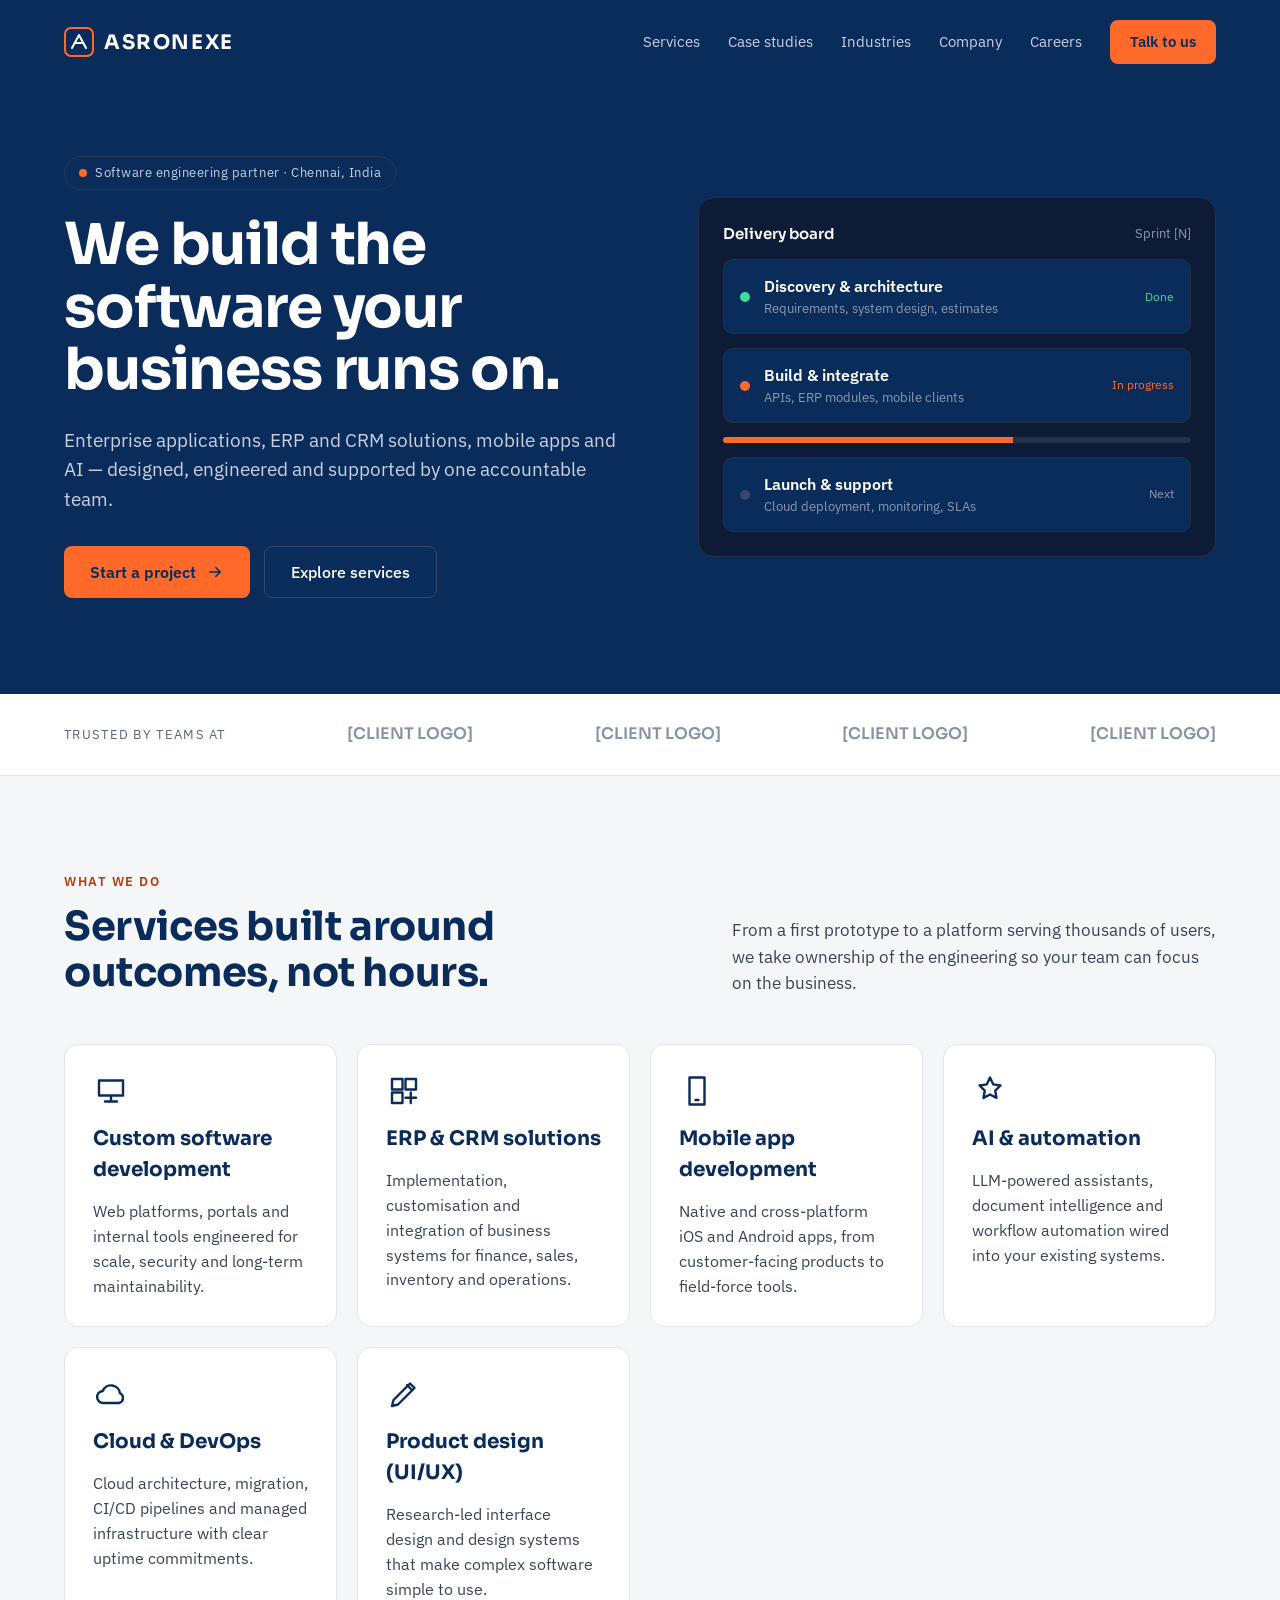
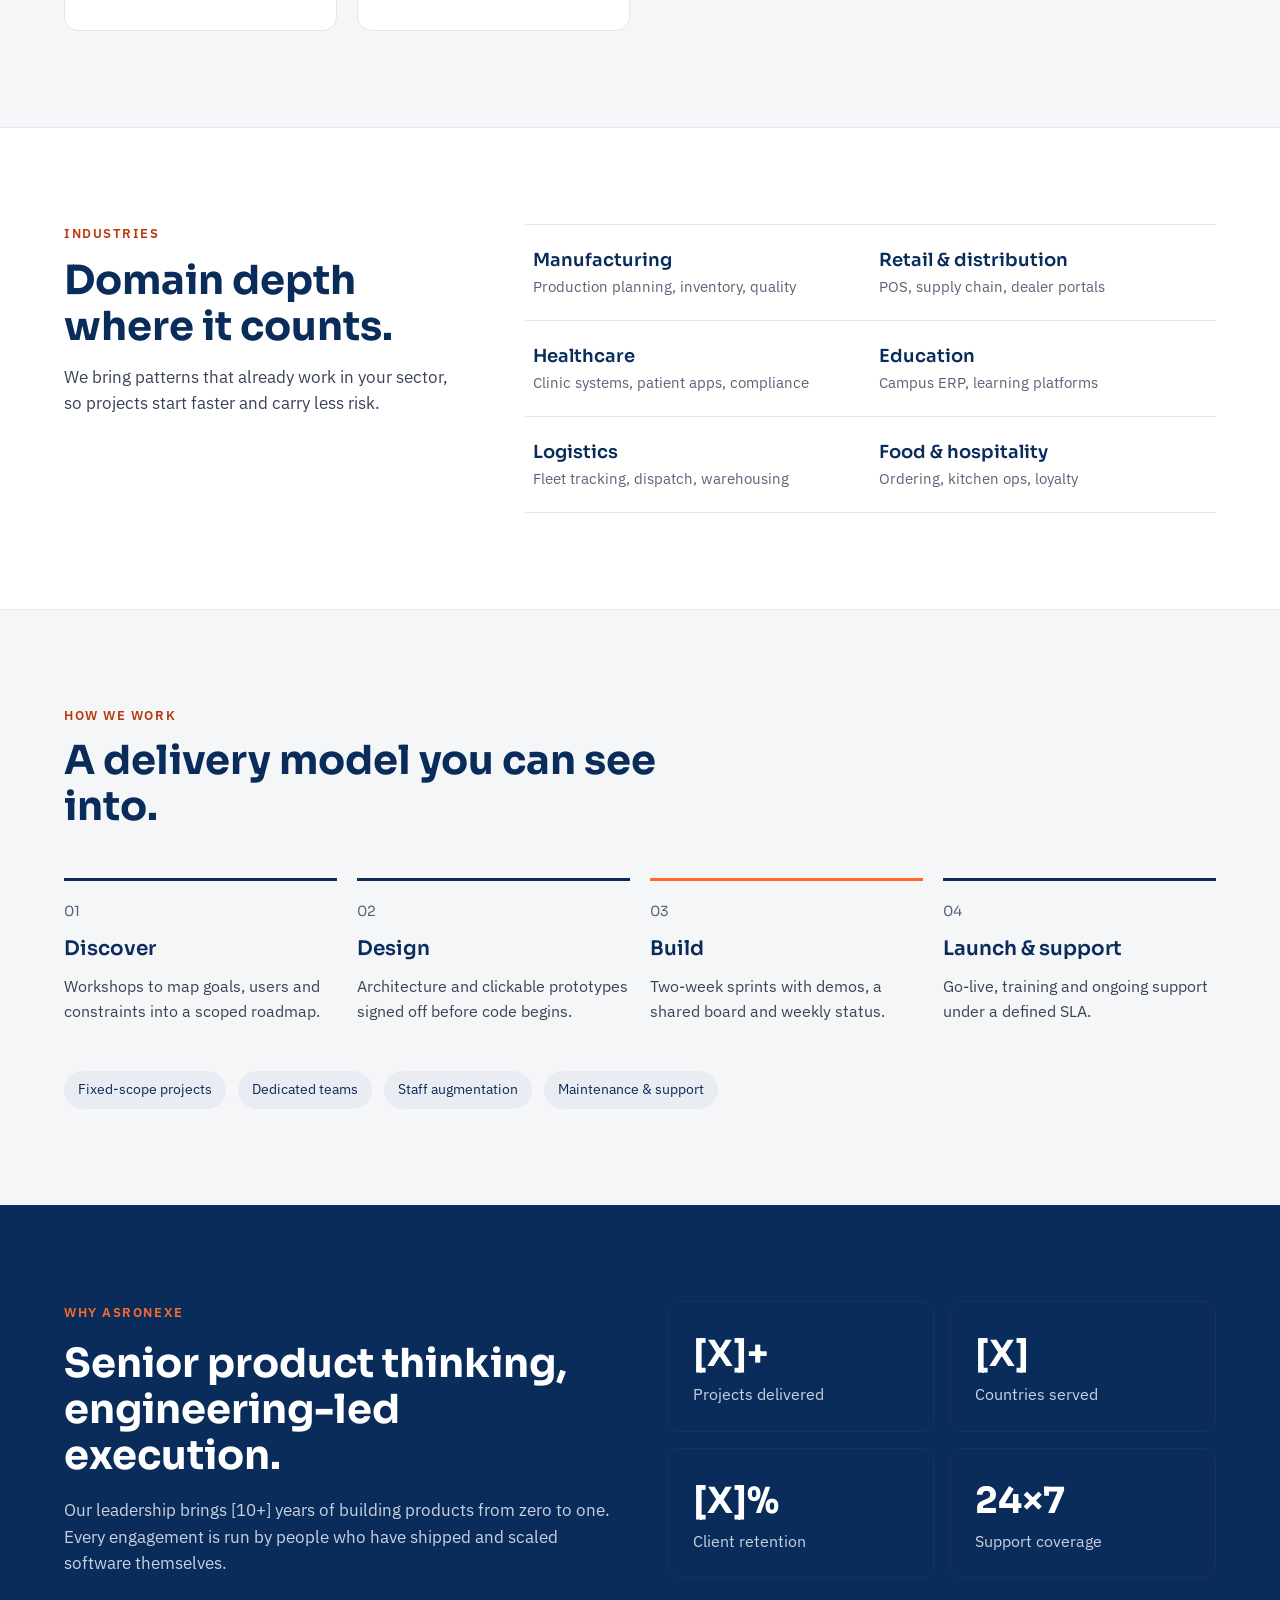
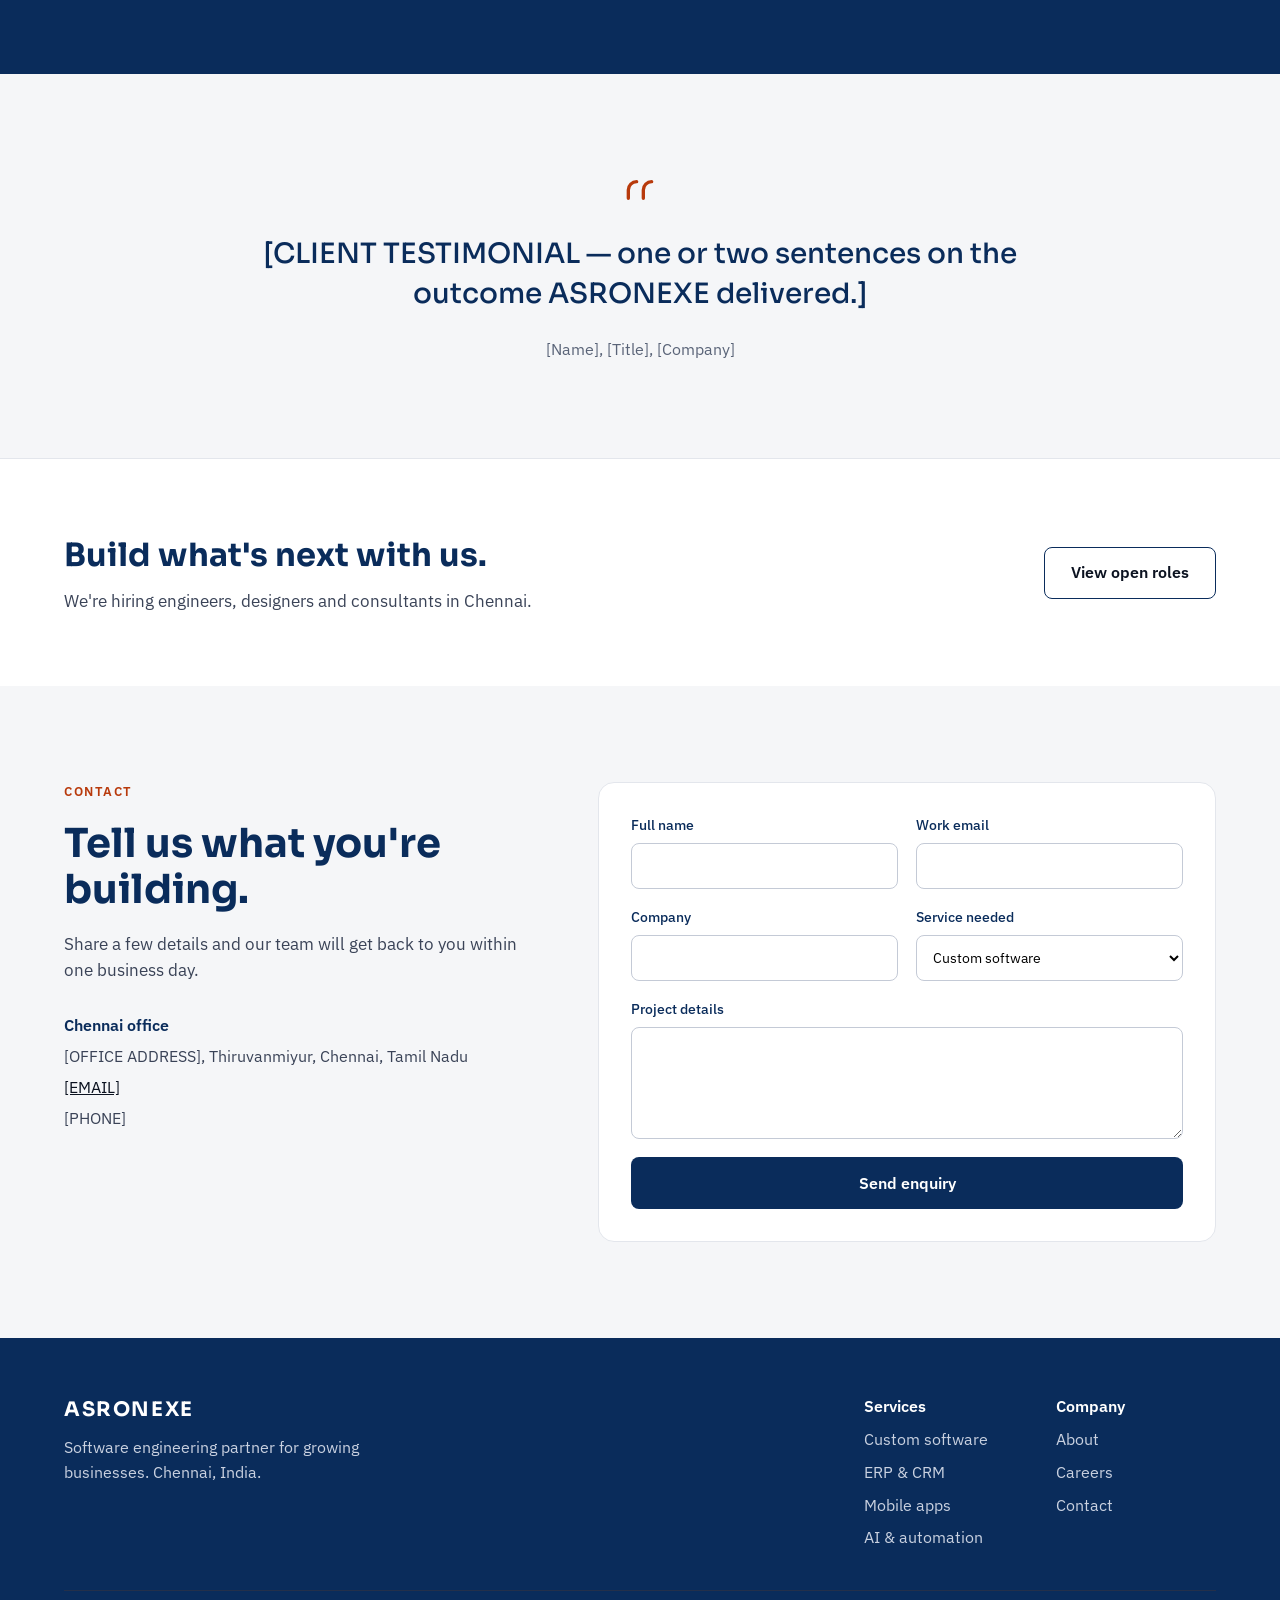
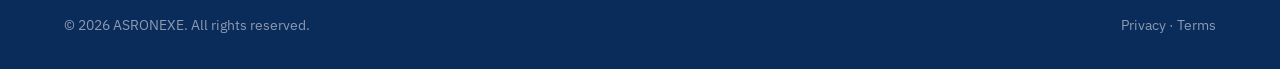
<file: index.html>
<!doctype html>
<html lang="en">

<head>
    <meta charset="utf-8">
    <meta name="viewport" content="width=device-width, initial-scale=1">
    <title>ASRONEXE — Software engineering partner</title>
    <meta name="description"
        content="ASRONEXE builds custom software, ERP &amp; CRM solutions, mobile apps, AI and cloud for growing businesses. Chennai, India.">
    <link rel="preconnect" href="https://fonts.googleapis.com">
    <link rel="preconnect" href="https://fonts.gstatic.com" crossorigin>
    <link
        href="https://fonts.googleapis.com/css2?family=Sora:wght@500;600;700&amp;family=IBM+Plex+Sans:wght@400;500;600&amp;display=swap"
        rel="stylesheet">
    <link rel="stylesheet" href="styles.css">
</head>

<body>
    <div
        style="font-family: 'IBM Plex Sans', system-ui, sans-serif; color: #0a2c5b; background: #F5F6F8; line-height: 1.55">

        <header style="background: #0a2c5b; color: #FFFFFF">
            <div
                style="max-width: 1200px; margin: 0 auto; padding: 20px 24px; display: flex; flex-wrap: wrap; align-items: center; justify-content: space-between; gap: 16px">
                <a href="#top"
                    style="display: flex; align-items: center; gap: 10px; text-decoration: none; color: #FFFFFF">
                    <svg width="30" height="30" viewBox="0 0 30 30" aria-hidden="true">
                        <rect x="1" y="1" width="28" height="28" rx="6" fill="none" stroke="var(--accent)"
                            stroke-width="2"></rect>
                        <path d="M8 21 L15 8 L22 21 M11 16 H19" fill="none" stroke="#FFFFFF" stroke-width="2"
                            stroke-linecap="round" stroke-linejoin="round"></path>
                    </svg>
                    <span
                        style="font-family: Sora, sans-serif; font-weight: 700; font-size: 20px; letter-spacing: 0.08em">ASRONEXE</span>
                </a>
                <nav aria-label="Main"
                    style="display: flex; flex-wrap: wrap; align-items: center; gap: 6px 28px; font-size: 15px">
                    <a href="services.html" style="color: #C9D1E0; text-decoration: none">Services</a>
                    <a href="case-study.html" style="color: #C9D1E0; text-decoration: none">Case studies</a>
                    <a href="#industries" style="color: #C9D1E0; text-decoration: none">Industries</a>
                    <a href="#about" style="color: #C9D1E0; text-decoration: none">Company</a>
                    <a href="careers.html" style="color: #C9D1E0; text-decoration: none">Careers</a>
                    <a href="#contact"
                        style="display: inline-flex; align-items: center; min-height: 44px; padding: 0 20px; border-radius: 8px; background: var(--accent); color: #0a2c5b; font-weight: 600; text-decoration: none">Talk
                        to us</a>
                </nav>
            </div>
        </header>

        <section id="top" style="background: #0a2c5b; color: #FFFFFF; padding: 72px 0 96px">
            <div
                style="max-width: 1200px; margin: 0 auto; padding: 0 24px; display: flex; flex-wrap: wrap; gap: 56px; align-items: center">
                <div style="flex: 1 1 480px; min-width: 0; display: flex; flex-direction: column; gap: 24px">
                    <div
                        style="display: inline-flex; align-self: flex-start; align-items: center; gap: 8px; padding: 6px 14px; border: 1px solid #2A3550; border-radius: 999px; font-size: 13px; color: #C9D1E0; letter-spacing: 0.04em">
                        <span
                            style="width: 8px; height: 8px; border-radius: 50%; background: var(--accent)"></span>Software
                        engineering partner · Chennai, India
                    </div>
                    <h1
                        style="margin: 0; font-family: Sora, sans-serif; font-weight: 700; font-size: 58px; line-height: 1.08; letter-spacing: -0.02em">
                        We build the software your business runs on.</h1>
                    <p style="margin: 0; font-size: 19px; color: #C9D1E0; max-width: 560px">Enterprise applications, ERP
                        and CRM solutions, mobile apps and AI — designed, engineered and supported by one accountable
                        team.</p>
                    <div style="display: flex; flex-wrap: wrap; gap: 14px; margin-top: 8px">
                        <a href="#contact"
                            style="display: inline-flex; align-items: center; gap: 10px; min-height: 52px; padding: 0 26px; border-radius: 8px; background: var(--accent); color: #0a2c5b; font-weight: 600; font-size: 16px; text-decoration: none">Start
                            a project
                            <svg width="18" height="18" viewBox="0 0 24 24" aria-hidden="true">
                                <path d="M5 12h14M13 6l6 6-6 6" fill="none" stroke="#0a2c5b" stroke-width="2"
                                    stroke-linecap="round" stroke-linejoin="round"></path>
                            </svg></a>
                        <a href="#services"
                            style="display: inline-flex; align-items: center; min-height: 52px; padding: 0 26px; border-radius: 8px; border: 1px solid #3A4766; color: #FFFFFF; font-weight: 500; font-size: 16px; text-decoration: none">Explore
                            services</a>
                    </div>
                </div>
                <div style="flex: 1 1 420px; min-width: 0">
                    <div
                        style="background: #0e1b37; border: 1px solid #24304A; border-radius: 16px; padding: 24px; display: flex; flex-direction: column; gap: 14px">
                        <div
                            style="display: flex; justify-content: space-between; align-items: center; font-size: 13px; color: #8E99B0">
                            <span
                                style="font-family: Sora, sans-serif; color: #FFFFFF; font-size: 15px; font-weight: 600">Delivery
                                board</span><span>Sprint [N]</span>
                        </div>
                        <div
                            style="display: flex; align-items: center; gap: 14px; padding: 14px 16px; background: #0a2c5b; border-radius: 10px; border: 1px solid #24304A">
                            <span style="width: 10px; height: 10px; border-radius: 50%; background: #3DDC97"></span>
                            <div style="flex: 1">
                                <div style="font-weight: 600">Discovery &amp; architecture</div>
                                <div style="font-size: 13px; color: #8E99B0">Requirements, system design, estimates
                                </div>
                            </div>
                            <span style="font-size: 12px; color: #3DDC97">Done</span>
                        </div>
                        <div
                            style="display: flex; align-items: center; gap: 14px; padding: 14px 16px; background: #0a2c5b; border-radius: 10px; border: 1px solid #24304A">
                            <span
                                style="width: 10px; height: 10px; border-radius: 50%; background: var(--accent)"></span>
                            <div style="flex: 1">
                                <div style="font-weight: 600">Build &amp; integrate</div>
                                <div style="font-size: 13px; color: #8E99B0">APIs, ERP modules, mobile clients</div>
                            </div>
                            <span style="font-size: 12px; color: var(--accent)">In progress</span>
                        </div>
                        <div style="height: 6px; border-radius: 3px; background: #24304A; overflow: hidden">
                            <div style="width: 62%; height: 6px; background: var(--accent)"></div>
                        </div>
                        <div
                            style="display: flex; align-items: center; gap: 14px; padding: 14px 16px; background: #0a2c5b; border-radius: 10px; border: 1px solid #24304A">
                            <span style="width: 10px; height: 10px; border-radius: 50%; background: #3A4766"></span>
                            <div style="flex: 1">
                                <div style="font-weight: 600">Launch &amp; support</div>
                                <div style="font-size: 13px; color: #8E99B0">Cloud deployment, monitoring, SLAs</div>
                            </div>
                            <span style="font-size: 12px; color: #8E99B0">Next</span>
                        </div>
                    </div>
                </div>
            </div>
        </section>

        <section aria-label="Clients" style="background: #FFFFFF; border-bottom: 1px solid #E3E6EC">
            <div
                style="max-width: 1200px; margin: 0 auto; padding: 28px 24px; display: flex; flex-wrap: wrap; align-items: center; justify-content: space-between; gap: 20px 40px">
                <span style="font-size: 13px; text-transform: uppercase; letter-spacing: 0.1em; color: #5A6478">Trusted
                    by teams at</span>
                <span style="font-family: Sora, sans-serif; font-weight: 600; color: #8A93A6">[CLIENT LOGO]</span>
                <span style="font-family: Sora, sans-serif; font-weight: 600; color: #8A93A6">[CLIENT LOGO]</span>
                <span style="font-family: Sora, sans-serif; font-weight: 600; color: #8A93A6">[CLIENT LOGO]</span>
                <span style="font-family: Sora, sans-serif; font-weight: 600; color: #8A93A6">[CLIENT LOGO]</span>
            </div>
        </section>

        <section id="services" style="padding: 96px 0">
            <div
                style="max-width: 1200px; margin: 0 auto; padding: 0 24px; display: flex; flex-direction: column; gap: 48px">
                <div
                    style="display: flex; flex-wrap: wrap; justify-content: space-between; align-items: flex-end; gap: 24px">
                    <div style="flex: 1 1 520px; display: flex; flex-direction: column; gap: 12px">
                        <span
                            style="font-size: 13px; font-weight: 600; text-transform: uppercase; letter-spacing: 0.12em; color: #B83A0C">What
                            we do</span>
                        <h2
                            style="margin: 0; font-family: Sora, sans-serif; font-size: 40px; line-height: 1.15; letter-spacing: -0.01em">
                            Services built around outcomes, not hours.</h2>
                    </div>
                    <p style="flex: 1 1 360px; margin: 0; font-size: 17px; color: #3A4357">From a first prototype to a
                        platform serving thousands of users, we take ownership of the engineering so your team can focus
                        on the business.</p>
                </div>
                <div style="display: grid; grid-template-columns: repeat(auto-fit, minmax(270px, 1fr)); gap: 20px">
                    <article
                        style="background: #FFFFFF; border: 1px solid #E3E6EC; border-radius: 14px; padding: 28px; display: flex; flex-direction: column; gap: 14px">
                        <svg width="36" height="36" viewBox="0 0 24 24" aria-hidden="true">
                            <path d="M4 5h16v10H4zM8 19h8M12 15v4" fill="none" stroke="#0a2c5b" stroke-width="1.6"
                                stroke-linecap="round" stroke-linejoin="round"></path>
                        </svg>
                        <h3 style="margin: 0; font-family: Sora, sans-serif; font-size: 20px">Custom software
                            development</h3>
                        <p style="margin: 0; color: #3A4357">Web platforms, portals and internal tools engineered for
                            scale, security and long-term maintainability.</p>
                    </article>
                    <article
                        style="background: #FFFFFF; border: 1px solid #E3E6EC; border-radius: 14px; padding: 28px; display: flex; flex-direction: column; gap: 14px">
                        <svg width="36" height="36" viewBox="0 0 24 24" aria-hidden="true">
                            <path d="M4 4h7v7H4zM13 4h7v7h-7zM4 13h7v7H4zM13 16.5h7M16.5 13v7" fill="none"
                                stroke="#0a2c5b" stroke-width="1.6" stroke-linecap="round" stroke-linejoin="round">
                            </path>
                        </svg>
                        <h3 style="margin: 0; font-family: Sora, sans-serif; font-size: 20px">ERP &amp; CRM solutions
                        </h3>
                        <p style="margin: 0; color: #3A4357">Implementation, customisation and integration of business
                            systems for finance, sales, inventory and operations.</p>
                    </article>
                    <article
                        style="background: #FFFFFF; border: 1px solid #E3E6EC; border-radius: 14px; padding: 28px; display: flex; flex-direction: column; gap: 14px">
                        <svg width="36" height="36" viewBox="0 0 24 24" aria-hidden="true">
                            <path d="M7 3h10v18H7zM11 18h2" fill="none" stroke="#0a2c5b" stroke-width="1.6"
                                stroke-linecap="round" stroke-linejoin="round"></path>
                        </svg>
                        <h3 style="margin: 0; font-family: Sora, sans-serif; font-size: 20px">Mobile app development
                        </h3>
                        <p style="margin: 0; color: #3A4357">Native and cross-platform iOS and Android apps, from
                            customer-facing products to field-force tools.</p>
                    </article>
                    <article
                        style="background: #FFFFFF; border: 1px solid #E3E6EC; border-radius: 14px; padding: 28px; display: flex; flex-direction: column; gap: 14px">
                        <svg width="36" height="36" viewBox="0 0 24 24" aria-hidden="true">
                            <path d="M12 3l2.2 4.6L19 8.3l-3.5 3.4.8 4.9L12 14.3l-4.3 2.3.8-4.9L5 8.3l4.8-.7z"
                                fill="none" stroke="#0a2c5b" stroke-width="1.6" stroke-linejoin="round"></path>
                        </svg>
                        <h3 style="margin: 0; font-family: Sora, sans-serif; font-size: 20px">AI &amp; automation</h3>
                        <p style="margin: 0; color: #3A4357">LLM-powered assistants, document intelligence and workflow
                            automation wired into your existing systems.</p>
                    </article>
                    <article
                        style="background: #FFFFFF; border: 1px solid #E3E6EC; border-radius: 14px; padding: 28px; display: flex; flex-direction: column; gap: 14px">
                        <svg width="36" height="36" viewBox="0 0 24 24" aria-hidden="true">
                            <path d="M7 18a4 4 0 0 1-.5-8 6 6 0 0 1 11.5 1.5A3.5 3.5 0 0 1 17.5 18z" fill="none"
                                stroke="#0a2c5b" stroke-width="1.6" stroke-linejoin="round"></path>
                        </svg>
                        <h3 style="margin: 0; font-family: Sora, sans-serif; font-size: 20px">Cloud &amp; DevOps</h3>
                        <p style="margin: 0; color: #3A4357">Cloud architecture, migration, CI/CD pipelines and managed
                            infrastructure with clear uptime commitments.</p>
                    </article>
                    <article
                        style="background: #FFFFFF; border: 1px solid #E3E6EC; border-radius: 14px; padding: 28px; display: flex; flex-direction: column; gap: 14px">
                        <svg width="36" height="36" viewBox="0 0 24 24" aria-hidden="true">
                            <path d="M4 20l4-1 11-11-3-3L5 16zM14 6l3 3" fill="none" stroke="#0a2c5b" stroke-width="1.6"
                                stroke-linecap="round" stroke-linejoin="round"></path>
                        </svg>
                        <h3 style="margin: 0; font-family: Sora, sans-serif; font-size: 20px">Product design (UI/UX)
                        </h3>
                        <p style="margin: 0; color: #3A4357">Research-led interface design and design systems that make
                            complex software simple to use.</p>
                    </article>
                </div>
            </div>
        </section>

        <section id="industries"
            style="background: #FFFFFF; padding: 96px 0; border-top: 1px solid #E3E6EC; border-bottom: 1px solid #E3E6EC">
            <div style="max-width: 1200px; margin: 0 auto; padding: 0 24px; display: flex; flex-wrap: wrap; gap: 56px">
                <div style="flex: 1 1 340px; display: flex; flex-direction: column; gap: 14px">
                    <span
                        style="font-size: 13px; font-weight: 600; text-transform: uppercase; letter-spacing: 0.12em; color: #B83A0C">Industries</span>
                    <h2 style="margin: 0; font-family: Sora, sans-serif; font-size: 40px; line-height: 1.15">Domain
                        depth where it counts.</h2>
                    <p style="margin: 0; font-size: 17px; color: #3A4357">We bring patterns that already work in your
                        sector, so projects start faster and carry less risk.</p>
                </div>
                <div
                    style="flex: 2 1 560px; display: grid; grid-template-columns: repeat(auto-fit, minmax(240px, 1fr)); gap: 0; border-top: 1px solid #E3E6EC">
                    <div style="padding: 22px 8px; border-bottom: 1px solid #E3E6EC">
                        <div style="font-family: Sora, sans-serif; font-weight: 600; font-size: 18px">Manufacturing
                        </div>
                        <div style="color: #5A6478; font-size: 15px">Production planning, inventory, quality</div>
                    </div>
                    <div style="padding: 22px 8px; border-bottom: 1px solid #E3E6EC">
                        <div style="font-family: Sora, sans-serif; font-weight: 600; font-size: 18px">Retail &amp;
                            distribution</div>
                        <div style="color: #5A6478; font-size: 15px">POS, supply chain, dealer portals</div>
                    </div>
                    <div style="padding: 22px 8px; border-bottom: 1px solid #E3E6EC">
                        <div style="font-family: Sora, sans-serif; font-weight: 600; font-size: 18px">Healthcare</div>
                        <div style="color: #5A6478; font-size: 15px">Clinic systems, patient apps, compliance</div>
                    </div>
                    <div style="padding: 22px 8px; border-bottom: 1px solid #E3E6EC">
                        <div style="font-family: Sora, sans-serif; font-weight: 600; font-size: 18px">Education</div>
                        <div style="color: #5A6478; font-size: 15px">Campus ERP, learning platforms</div>
                    </div>
                    <div style="padding: 22px 8px; border-bottom: 1px solid #E3E6EC">
                        <div style="font-family: Sora, sans-serif; font-weight: 600; font-size: 18px">Logistics</div>
                        <div style="color: #5A6478; font-size: 15px">Fleet tracking, dispatch, warehousing</div>
                    </div>
                    <div style="padding: 22px 8px; border-bottom: 1px solid #E3E6EC">
                        <div style="font-family: Sora, sans-serif; font-weight: 600; font-size: 18px">Food &amp;
                            hospitality</div>
                        <div style="color: #5A6478; font-size: 15px">Ordering, kitchen ops, loyalty</div>
                    </div>
                </div>
            </div>
        </section>

        <section id="process" style="padding: 96px 0">
            <div
                style="max-width: 1200px; margin: 0 auto; padding: 0 24px; display: flex; flex-direction: column; gap: 48px">
                <div style="display: flex; flex-direction: column; gap: 12px; max-width: 640px">
                    <span
                        style="font-size: 13px; font-weight: 600; text-transform: uppercase; letter-spacing: 0.12em; color: #B83A0C">How
                        we work</span>
                    <h2 style="margin: 0; font-family: Sora, sans-serif; font-size: 40px; line-height: 1.15">A delivery
                        model you can see into.</h2>
                </div>
                <ol
                    style="list-style: none; margin: 0; padding: 0; display: grid; grid-template-columns: repeat(auto-fit, minmax(230px, 1fr)); gap: 20px">
                    <li
                        style="display: flex; flex-direction: column; gap: 10px; padding-top: 20px; border-top: 3px solid #0a2c5b">
                        <span style="font-family: Sora, sans-serif; font-size: 14px; color: #5A6478">01</span><span
                            style="font-family: Sora, sans-serif; font-weight: 600; font-size: 20px">Discover</span><span
                            style="color: #3A4357">Workshops to map goals, users and constraints into a scoped
                            roadmap.</span></li>
                    <li
                        style="display: flex; flex-direction: column; gap: 10px; padding-top: 20px; border-top: 3px solid #0a2c5b">
                        <span style="font-family: Sora, sans-serif; font-size: 14px; color: #5A6478">02</span><span
                            style="font-family: Sora, sans-serif; font-weight: 600; font-size: 20px">Design</span><span
                            style="color: #3A4357">Architecture and clickable prototypes signed off before code
                            begins.</span></li>
                    <li
                        style="display: flex; flex-direction: column; gap: 10px; padding-top: 20px; border-top: 3px solid var(--accent)">
                        <span style="font-family: Sora, sans-serif; font-size: 14px; color: #5A6478">03</span><span
                            style="font-family: Sora, sans-serif; font-weight: 600; font-size: 20px">Build</span><span
                            style="color: #3A4357">Two-week sprints with demos, a shared board and weekly status.</span>
                    </li>
                    <li
                        style="display: flex; flex-direction: column; gap: 10px; padding-top: 20px; border-top: 3px solid #0a2c5b">
                        <span style="font-family: Sora, sans-serif; font-size: 14px; color: #5A6478">04</span><span
                            style="font-family: Sora, sans-serif; font-weight: 600; font-size: 20px">Launch &amp;
                            support</span><span style="color: #3A4357">Go-live, training and ongoing support under a
                            defined SLA.</span></li>
                </ol>
                <div style="display: flex; flex-wrap: wrap; gap: 12px">
                    <span
                        style="padding: 8px 14px; border-radius: 999px; background: #E9ECF2; font-size: 14px">Fixed-scope
                        projects</span>
                    <span
                        style="padding: 8px 14px; border-radius: 999px; background: #E9ECF2; font-size: 14px">Dedicated
                        teams</span>
                    <span style="padding: 8px 14px; border-radius: 999px; background: #E9ECF2; font-size: 14px">Staff
                        augmentation</span>
                    <span
                        style="padding: 8px 14px; border-radius: 999px; background: #E9ECF2; font-size: 14px">Maintenance
                        &amp; support</span>
                </div>
            </div>
        </section>

        <section id="about" style="background: #0a2c5b; color: #FFFFFF; padding: 96px 0">
            <div
                style="max-width: 1200px; margin: 0 auto; padding: 0 24px; display: flex; flex-wrap: wrap; gap: 56px; align-items: center">
                <div style="flex: 1 1 460px; display: flex; flex-direction: column; gap: 18px">
                    <span
                        style="font-size: 13px; font-weight: 600; text-transform: uppercase; letter-spacing: 0.12em; color: var(--accent)">Why
                        ASRONEXE</span>
                    <h2 style="margin: 0; font-family: Sora, sans-serif; font-size: 40px; line-height: 1.15">Senior
                        product thinking, engineering-led execution.</h2>
                    <p style="margin: 0; font-size: 17px; color: #C9D1E0">Our leadership brings [10+] years of building
                        products from zero to one. Every engagement is run by people who have shipped and scaled
                        software themselves.</p>
                </div>
                <div
                    style="flex: 1 1 460px; display: grid; grid-template-columns: repeat(auto-fit, minmax(200px, 1fr)); gap: 16px">
                    <div style="padding: 24px; border: 1px solid #24304A; border-radius: 12px">
                        <div style="font-family: Sora, sans-serif; font-size: 36px; font-weight: 700">[X]+</div>
                        <div style="color: #C9D1E0">Projects delivered</div>
                    </div>
                    <div style="padding: 24px; border: 1px solid #24304A; border-radius: 12px">
                        <div style="font-family: Sora, sans-serif; font-size: 36px; font-weight: 700">[X]</div>
                        <div style="color: #C9D1E0">Countries served</div>
                    </div>
                    <div style="padding: 24px; border: 1px solid #24304A; border-radius: 12px">
                        <div style="font-family: Sora, sans-serif; font-size: 36px; font-weight: 700">[X]%</div>
                        <div style="color: #C9D1E0">Client retention</div>
                    </div>
                    <div style="padding: 24px; border: 1px solid #24304A; border-radius: 12px">
                        <div style="font-family: Sora, sans-serif; font-size: 36px; font-weight: 700">24×7</div>
                        <div style="color: #C9D1E0">Support coverage</div>
                    </div>
                </div>
            </div>
        </section>

        <section aria-label="Testimonial" style="padding: 96px 0">
            <div
                style="max-width: 900px; margin: 0 auto; padding: 0 24px; display: flex; flex-direction: column; gap: 24px; text-align: center; align-items: center">
                <svg width="40" height="40" viewBox="0 0 24 24" aria-hidden="true">
                    <path d="M5 17V12a5 5 0 0 1 5-5M14 17V12a5 5 0 0 1 5-5" fill="none" stroke="#B83A0C"
                        stroke-width="2" stroke-linecap="round"></path>
                </svg>
                <p
                    style="margin: 0; font-family: Sora, sans-serif; font-size: 28px; line-height: 1.4; font-weight: 500">
                    [CLIENT TESTIMONIAL — one or two sentences on the outcome ASRONEXE delivered.]</p>
                <div style="color: #5A6478">[Name], [Title], [Company]</div>
            </div>
        </section>

        <section id="careers" style="background: #FFFFFF; border-top: 1px solid #E3E6EC; padding: 72px 0">
            <div
                style="max-width: 1200px; margin: 0 auto; padding: 0 24px; display: flex; flex-wrap: wrap; justify-content: space-between; align-items: center; gap: 24px">
                <div style="flex: 1 1 520px; display: flex; flex-direction: column; gap: 8px">
                    <h2 style="margin: 0; font-family: Sora, sans-serif; font-size: 32px">Build what's next with us.
                    </h2>
                    <p style="margin: 0; color: #3A4357; font-size: 17px">We're hiring engineers, designers and
                        consultants in Chennai.</p>
                </div>
                <a href="careers.html"
                    style="display: inline-flex; align-items: center; min-height: 52px; padding: 0 26px; border-radius: 8px; border: 1.5px solid #0a2c5b; font-weight: 600; text-decoration: none">View
                    open roles</a>
            </div>
        </section>

        <section id="contact" style="padding: 96px 0; background: #F5F6F8">
            <div style="max-width: 1200px; margin: 0 auto; padding: 0 24px; display: flex; flex-wrap: wrap; gap: 56px">
                <div style="flex: 1 1 380px; display: flex; flex-direction: column; gap: 18px">
                    <span
                        style="font-size: 13px; font-weight: 600; text-transform: uppercase; letter-spacing: 0.12em; color: #B83A0C">Contact</span>
                    <h2 style="margin: 0; font-family: Sora, sans-serif; font-size: 40px; line-height: 1.15">Tell us
                        what you're building.</h2>
                    <p style="margin: 0; font-size: 17px; color: #3A4357">Share a few details and our team will get back
                        to you within one business day.</p>
                    <div style="display: flex; flex-direction: column; gap: 6px; margin-top: 12px; font-size: 16px">
                        <span style="font-weight: 600">Chennai office</span>
                        <span style="color: #3A4357">[OFFICE ADDRESS], Thiruvanmiyur, Chennai, Tamil Nadu</span>
                        <a href="mailto:hello@asronexe.com">[EMAIL]</a>
                        <span style="color: #3A4357">[PHONE]</span>
                    </div>
                </div>
                <form
                    style="flex: 1 1 520px; background: #FFFFFF; border: 1px solid #E3E6EC; border-radius: 16px; padding: 32px; display: grid; grid-template-columns: repeat(auto-fit, minmax(220px, 1fr)); gap: 18px">
                    <label
                        style="display: flex; flex-direction: column; gap: 6px; font-size: 14px; font-weight: 500">Full
                        name<input type="text"
                            style="min-height: 46px; padding: 0 14px; border: 1px solid #C4CAD6; border-radius: 8px; font: inherit; font-weight: 400"></label>
                    <label
                        style="display: flex; flex-direction: column; gap: 6px; font-size: 14px; font-weight: 500">Work
                        email<input type="email"
                            style="min-height: 46px; padding: 0 14px; border: 1px solid #C4CAD6; border-radius: 8px; font: inherit; font-weight: 400"></label>
                    <label
                        style="display: flex; flex-direction: column; gap: 6px; font-size: 14px; font-weight: 500">Company<input
                            type="text"
                            style="min-height: 46px; padding: 0 14px; border: 1px solid #C4CAD6; border-radius: 8px; font: inherit; font-weight: 400"></label>
                    <label
                        style="display: flex; flex-direction: column; gap: 6px; font-size: 14px; font-weight: 500">Service
                        needed<select
                            style="min-height: 46px; padding: 0 12px; border: 1px solid #C4CAD6; border-radius: 8px; font: inherit; font-weight: 400; background: #FFFFFF">
                            <option>Custom software</option>
                            <option>ERP &amp; CRM</option>
                            <option>Mobile app</option>
                            <option>AI &amp; automation</option>
                            <option>Cloud &amp; DevOps</option>
                            <option>UI/UX design</option>
                        </select></label>
                    <label
                        style="grid-column: 1 / -1; display: flex; flex-direction: column; gap: 6px; font-size: 14px; font-weight: 500">Project
                        details<textarea rows="4"
                            style="padding: 12px 14px; border: 1px solid #C4CAD6; border-radius: 8px; font: inherit; font-weight: 400; resize: vertical"></textarea></label>
                    <button type="submit"
                        style="grid-column: 1 / -1; min-height: 52px; border: 0; border-radius: 8px; background: #0a2c5b; color: #FFFFFF; font: inherit; font-weight: 600; font-size: 16px; cursor: pointer">Send
                        enquiry</button>
                </form>
            </div>
        </section>

        <footer style="background: #0a2c5b; color: #C9D1E0; padding: 56px 0 32px">
            <div
                style="max-width: 1200px; margin: 0 auto; padding: 0 24px; display: flex; flex-direction: column; gap: 40px">
                <div style="display: flex; flex-wrap: wrap; justify-content: space-between; gap: 32px">
                    <div style="flex: 1 1 280px; display: flex; flex-direction: column; gap: 10px">
                        <span
                            style="font-family: Sora, sans-serif; font-weight: 700; font-size: 20px; letter-spacing: 0.08em; color: #FFFFFF">ASRONEXE</span>
                        <span style="max-width: 300px">Software engineering partner for growing businesses. Chennai,
                            India.</span>
                    </div>
                    <div style="display: flex; flex-direction: column; gap: 8px; min-width: 160px"><span
                            style="color: #FFFFFF; font-weight: 600">Services</span><a href="#services"
                            style="color: #C9D1E0; text-decoration: none">Custom software</a><a href="#services"
                            style="color: #C9D1E0; text-decoration: none">ERP &amp; CRM</a><a href="#services"
                            style="color: #C9D1E0; text-decoration: none">Mobile apps</a><a href="#services"
                            style="color: #C9D1E0; text-decoration: none">AI &amp; automation</a></div>
                    <div style="display: flex; flex-direction: column; gap: 8px; min-width: 160px"><span
                            style="color: #FFFFFF; font-weight: 600">Company</span><a href="#about"
                            style="color: #C9D1E0; text-decoration: none">About</a><a href="#careers"
                            style="color: #C9D1E0; text-decoration: none">Careers</a><a href="#contact"
                            style="color: #C9D1E0; text-decoration: none">Contact</a></div>
                </div>
                <div
                    style="display: flex; flex-wrap: wrap; justify-content: space-between; gap: 12px; padding-top: 24px; border-top: 1px solid #24304A; font-size: 14px; color: #8E99B0">
                    <span>© 2026 ASRONEXE. All rights reserved.</span><span>Privacy · Terms</span>
                </div>
            </div>
        </footer>

    </div>
</body>

</html>
</file>
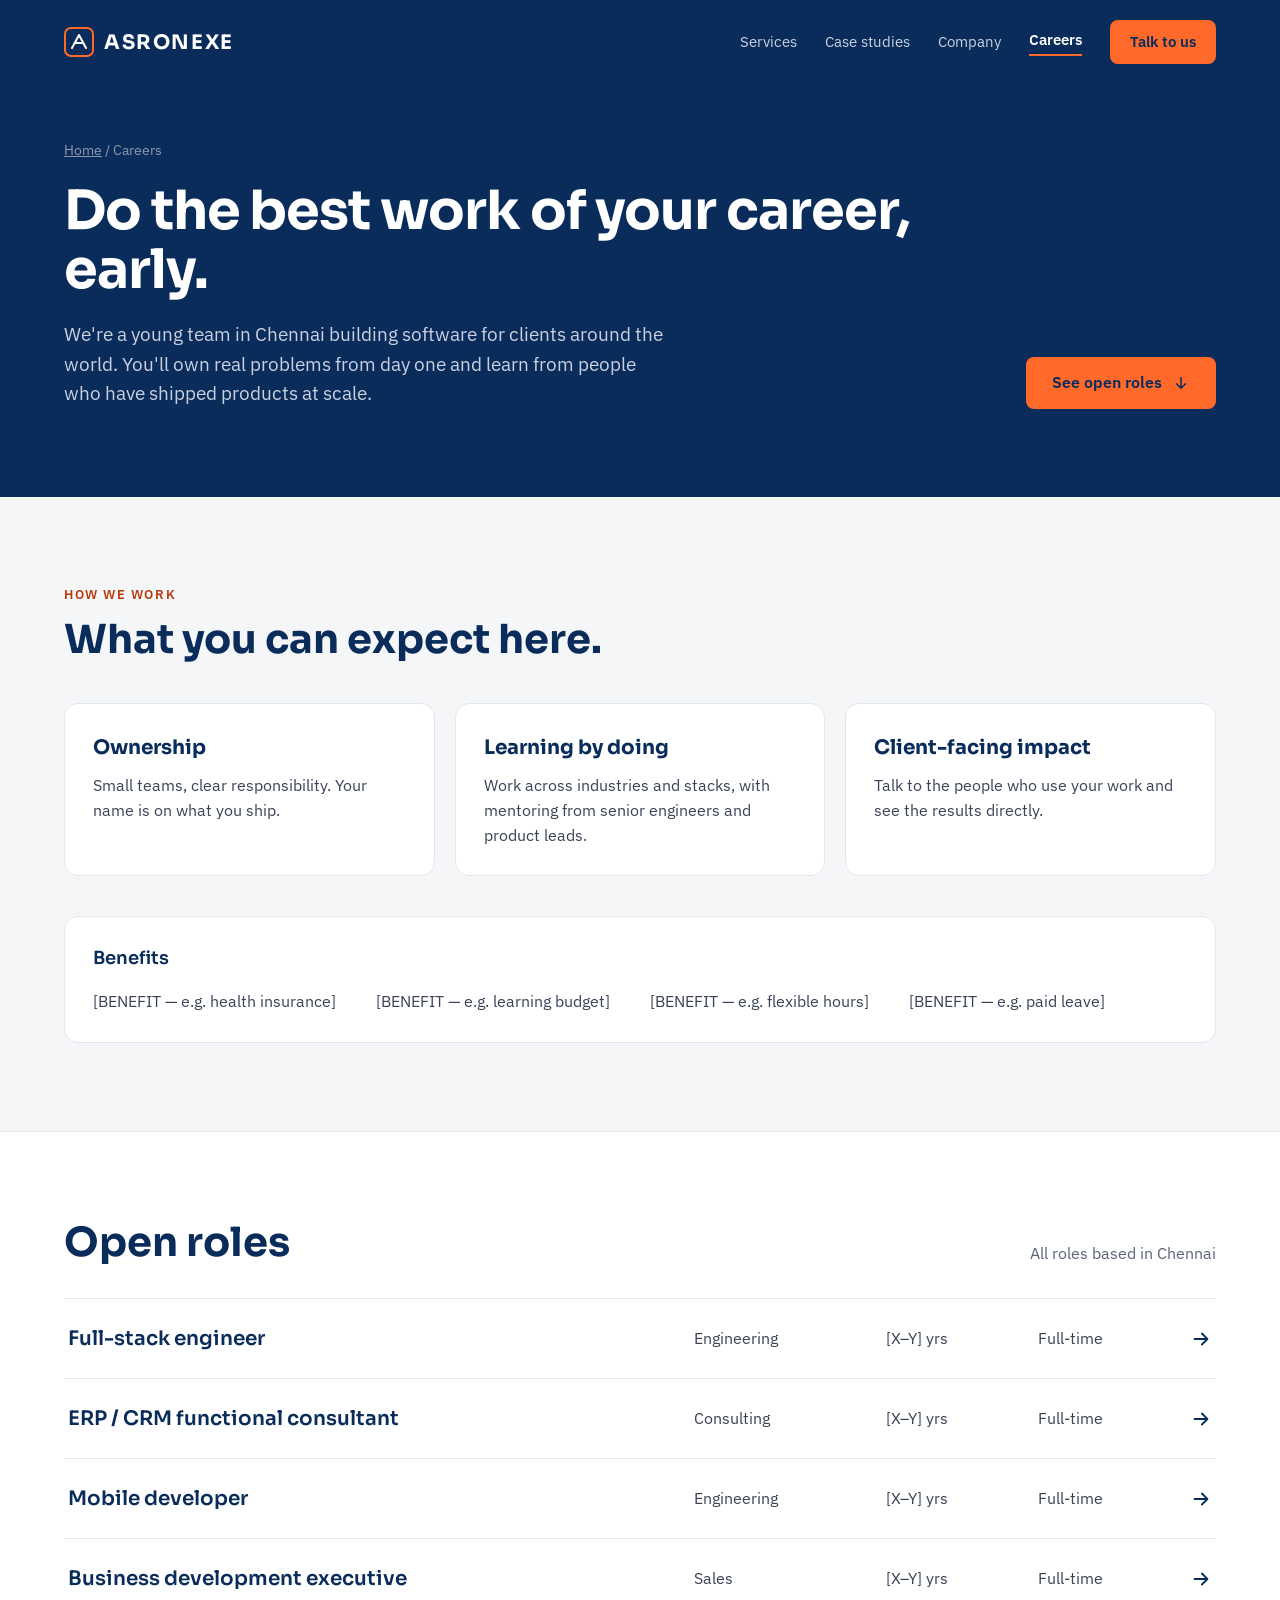
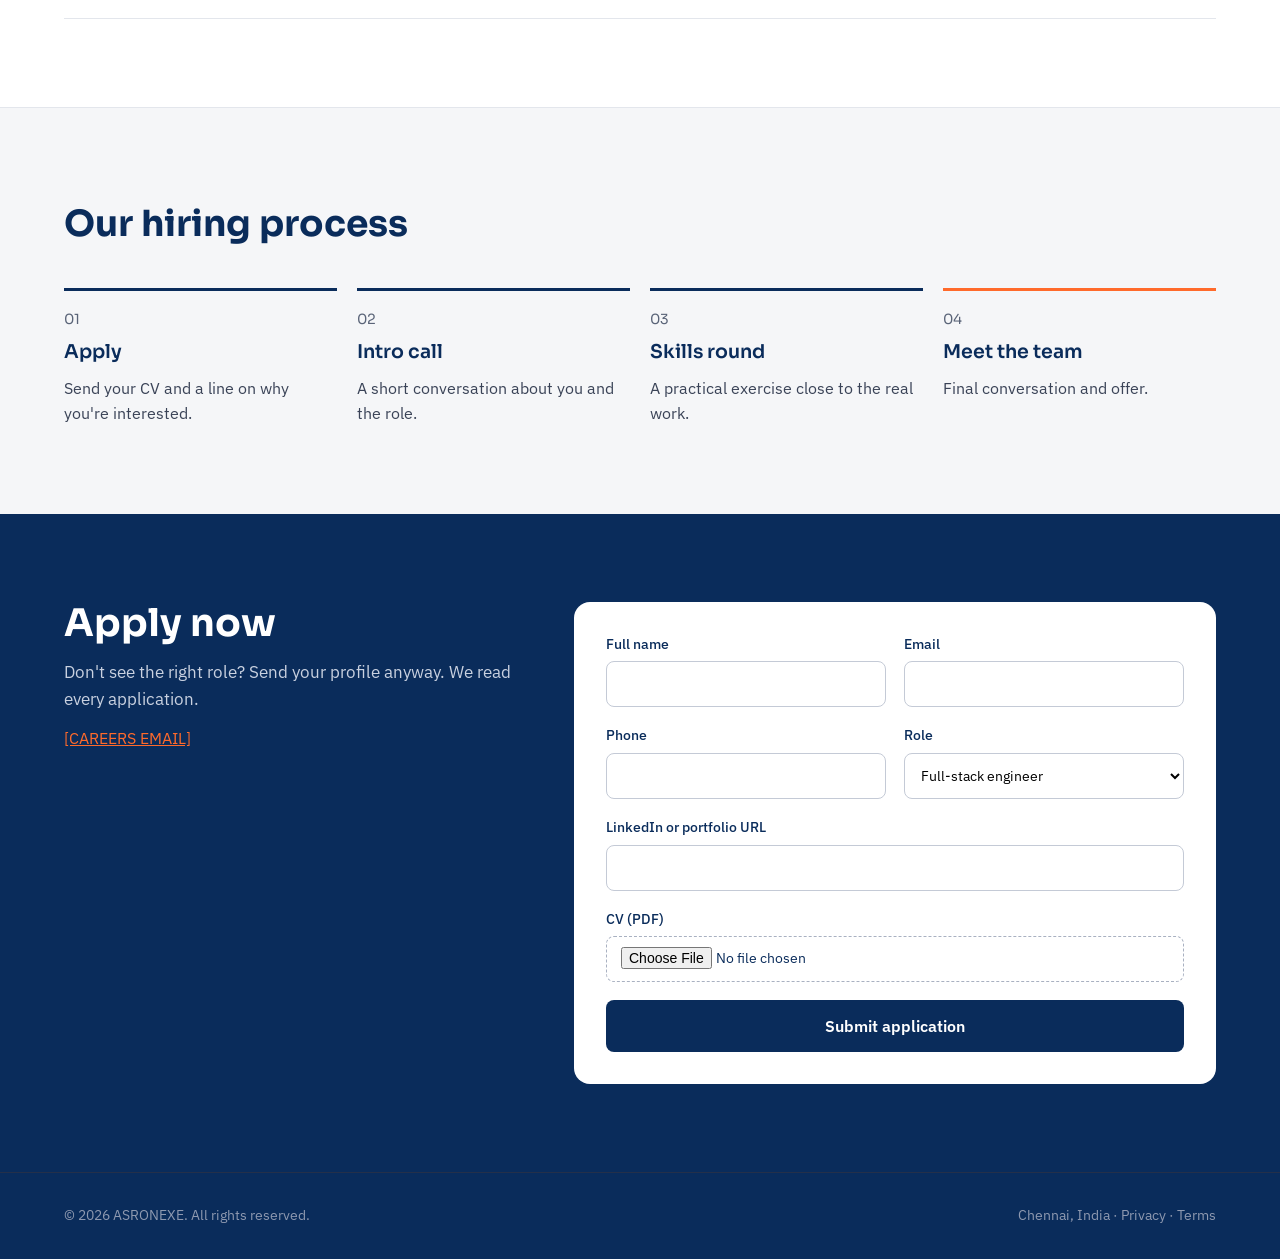
<file: careers.html>
<!doctype html>
<html lang="en">
<head>
<meta charset="utf-8">
<meta name="viewport" content="width=device-width, initial-scale=1">
<title>Careers — ASRONEXE</title>
<meta name="description" content="ASRONEXE builds custom software, ERP &amp; CRM solutions, mobile apps, AI and cloud for growing businesses. Chennai, India.">
<link rel="preconnect" href="https://fonts.googleapis.com">
<link rel="preconnect" href="https://fonts.gstatic.com" crossorigin>
<link href="https://fonts.googleapis.com/css2?family=Sora:wght@500;600;700&amp;family=IBM+Plex+Sans:wght@400;500;600&amp;display=swap" rel="stylesheet">
<link rel="stylesheet" href="styles.css">
</head>
<body>
<div style="font-family: 'IBM Plex Sans', system-ui, sans-serif; color: #0a2c5b; background: #F5F6F8; line-height: 1.55">

<header style="background: #0a2c5b; color: #FFFFFF">
<div style="max-width: 1200px; margin: 0 auto; padding: 20px 24px; display: flex; flex-wrap: wrap; align-items: center; justify-content: space-between; gap: 16px">
<a href="index.html" style="display: flex; align-items: center; gap: 10px; text-decoration: none; color: #FFFFFF">
<svg width="30" height="30" viewBox="0 0 30 30" aria-hidden="true"><rect x="1" y="1" width="28" height="28" rx="6" fill="none" stroke="var(--accent)" stroke-width="2"></rect><path d="M8 21 L15 8 L22 21 M11 16 H19" fill="none" stroke="#FFFFFF" stroke-width="2" stroke-linecap="round" stroke-linejoin="round"></path></svg>
<span style="font-family: Sora, sans-serif; font-weight: 700; font-size: 20px; letter-spacing: 0.08em">ASRONEXE</span>
</a>
<nav aria-label="Main" style="display: flex; flex-wrap: wrap; align-items: center; gap: 6px 28px; font-size: 15px">
<a href="services.html" style="color: #C9D1E0; text-decoration: none">Services</a>
<a href="case-study.html" style="color: #C9D1E0; text-decoration: none">Case studies</a>
<a href="index.html" style="color: #C9D1E0; text-decoration: none">Company</a>
<a href="careers.html" aria-current="page" style="color: #FFFFFF; text-decoration: none; font-weight: 600; border-bottom: 2px solid var(--accent); padding-bottom: 2px">Careers</a>
<a href="index.html" style="display: inline-flex; align-items: center; min-height: 44px; padding: 0 20px; border-radius: 8px; background: var(--accent); color: #0a2c5b; font-weight: 600; text-decoration: none">Talk to us</a>
</nav>
</div>
</header>

<section style="background: #0a2c5b; color: #FFFFFF; padding: 56px 0 88px">
<div style="max-width: 1200px; margin: 0 auto; padding: 0 24px; display: flex; flex-wrap: wrap; gap: 48px; align-items: flex-end">
<div style="flex: 1 1 560px; display: flex; flex-direction: column; gap: 20px">
<div style="font-size: 14px; color: #8E99B0"><a href="index.html" style="color: #8E99B0">Home</a> / Careers</div>
<h1 style="margin: 0; font-family: Sora, sans-serif; font-weight: 700; font-size: 54px; line-height: 1.1; letter-spacing: -0.02em">Do the best work of your career, early.</h1>
<p style="margin: 0; font-size: 19px; color: #C9D1E0; max-width: 600px">We're a young team in Chennai building software for clients around the world. You'll own real problems from day one and learn from people who have shipped products at scale.</p>
</div>
<a href="#roles" style="display: inline-flex; align-items: center; gap: 10px; min-height: 52px; padding: 0 26px; border-radius: 8px; background: var(--accent); color: #0a2c5b; font-weight: 600; font-size: 16px; text-decoration: none">See open roles
<svg width="18" height="18" viewBox="0 0 24 24" aria-hidden="true"><path d="M12 5v14M6 13l6 6 6-6" fill="none" stroke="#0a2c5b" stroke-width="2" stroke-linecap="round" stroke-linejoin="round"></path></svg></a>
</div>
</section>

<section style="padding: 88px 0">
<div style="max-width: 1200px; margin: 0 auto; padding: 0 24px; display: flex; flex-direction: column; gap: 40px">
<div style="display: flex; flex-direction: column; gap: 12px; max-width: 640px">
<span style="font-size: 13px; font-weight: 600; text-transform: uppercase; letter-spacing: 0.12em; color: #B83A0C">How we work</span>
<h2 style="margin: 0; font-family: Sora, sans-serif; font-size: 40px; line-height: 1.15">What you can expect here.</h2>
</div>
<div style="display: grid; grid-template-columns: repeat(auto-fit, minmax(260px, 1fr)); gap: 20px">
<div style="background: #FFFFFF; border: 1px solid #E3E6EC; border-radius: 14px; padding: 28px; display: flex; flex-direction: column; gap: 10px"><h3 style="margin: 0; font-family: Sora, sans-serif; font-size: 20px">Ownership</h3><p style="margin: 0; color: #3A4357">Small teams, clear responsibility. Your name is on what you ship.</p></div>
<div style="background: #FFFFFF; border: 1px solid #E3E6EC; border-radius: 14px; padding: 28px; display: flex; flex-direction: column; gap: 10px"><h3 style="margin: 0; font-family: Sora, sans-serif; font-size: 20px">Learning by doing</h3><p style="margin: 0; color: #3A4357">Work across industries and stacks, with mentoring from senior engineers and product leads.</p></div>
<div style="background: #FFFFFF; border: 1px solid #E3E6EC; border-radius: 14px; padding: 28px; display: flex; flex-direction: column; gap: 10px"><h3 style="margin: 0; font-family: Sora, sans-serif; font-size: 20px">Client-facing impact</h3><p style="margin: 0; color: #3A4357">Talk to the people who use your work and see the results directly.</p></div>
</div>
<div style="background: #FFFFFF; border: 1px solid #E3E6EC; border-radius: 14px; padding: 28px; display: flex; flex-wrap: wrap; gap: 16px 40px">
<span style="font-family: Sora, sans-serif; font-weight: 600; font-size: 18px; flex: 1 1 100%">Benefits</span>
<span style="color: #3A4357">[BENEFIT — e.g. health insurance]</span>
<span style="color: #3A4357">[BENEFIT — e.g. learning budget]</span>
<span style="color: #3A4357">[BENEFIT — e.g. flexible hours]</span>
<span style="color: #3A4357">[BENEFIT — e.g. paid leave]</span>
</div>
</div>
</section>

<section id="roles" style="background: #FFFFFF; border-top: 1px solid #E3E6EC; border-bottom: 1px solid #E3E6EC; padding: 88px 0">
<div style="max-width: 1200px; margin: 0 auto; padding: 0 24px; display: flex; flex-direction: column; gap: 32px">
<div style="display: flex; flex-wrap: wrap; justify-content: space-between; align-items: flex-end; gap: 16px">
<h2 style="margin: 0; font-family: Sora, sans-serif; font-size: 40px; line-height: 1.15">Open roles</h2>
<span style="color: #5A6478">All roles based in Chennai</span>
</div>
<ul style="list-style: none; margin: 0; padding: 0; border-top: 1px solid #E3E6EC">
<li style="border-bottom: 1px solid #E3E6EC"><a href="#apply" style="display: flex; flex-wrap: wrap; align-items: center; gap: 12px 32px; padding: 24px 4px; text-decoration: none"><span style="flex: 1 1 320px; font-family: Sora, sans-serif; font-weight: 600; font-size: 20px; color: #0a2c5b">Full-stack engineer</span><span style="flex: 0 1 160px; color: #3A4357">Engineering</span><span style="flex: 0 1 120px; color: #3A4357">[X–Y] yrs</span><span style="flex: 0 1 120px; color: #3A4357">Full-time</span><svg width="22" height="22" viewBox="0 0 24 24" aria-hidden="true"><path d="M5 12h14M13 6l6 6-6 6" fill="none" stroke="#0a2c5b" stroke-width="2" stroke-linecap="round" stroke-linejoin="round"></path></svg></a></li>
<li style="border-bottom: 1px solid #E3E6EC"><a href="#apply" style="display: flex; flex-wrap: wrap; align-items: center; gap: 12px 32px; padding: 24px 4px; text-decoration: none"><span style="flex: 1 1 320px; font-family: Sora, sans-serif; font-weight: 600; font-size: 20px; color: #0a2c5b">ERP / CRM functional consultant</span><span style="flex: 0 1 160px; color: #3A4357">Consulting</span><span style="flex: 0 1 120px; color: #3A4357">[X–Y] yrs</span><span style="flex: 0 1 120px; color: #3A4357">Full-time</span><svg width="22" height="22" viewBox="0 0 24 24" aria-hidden="true"><path d="M5 12h14M13 6l6 6-6 6" fill="none" stroke="#0a2c5b" stroke-width="2" stroke-linecap="round" stroke-linejoin="round"></path></svg></a></li>
<li style="border-bottom: 1px solid #E3E6EC"><a href="#apply" style="display: flex; flex-wrap: wrap; align-items: center; gap: 12px 32px; padding: 24px 4px; text-decoration: none"><span style="flex: 1 1 320px; font-family: Sora, sans-serif; font-weight: 600; font-size: 20px; color: #0a2c5b">Mobile developer</span><span style="flex: 0 1 160px; color: #3A4357">Engineering</span><span style="flex: 0 1 120px; color: #3A4357">[X–Y] yrs</span><span style="flex: 0 1 120px; color: #3A4357">Full-time</span><svg width="22" height="22" viewBox="0 0 24 24" aria-hidden="true"><path d="M5 12h14M13 6l6 6-6 6" fill="none" stroke="#0a2c5b" stroke-width="2" stroke-linecap="round" stroke-linejoin="round"></path></svg></a></li>
<li style="border-bottom: 1px solid #E3E6EC"><a href="#apply" style="display: flex; flex-wrap: wrap; align-items: center; gap: 12px 32px; padding: 24px 4px; text-decoration: none"><span style="flex: 1 1 320px; font-family: Sora, sans-serif; font-weight: 600; font-size: 20px; color: #0a2c5b">Business development executive</span><span style="flex: 0 1 160px; color: #3A4357">Sales</span><span style="flex: 0 1 120px; color: #3A4357">[X–Y] yrs</span><span style="flex: 0 1 120px; color: #3A4357">Full-time</span><svg width="22" height="22" viewBox="0 0 24 24" aria-hidden="true"><path d="M5 12h14M13 6l6 6-6 6" fill="none" stroke="#0a2c5b" stroke-width="2" stroke-linecap="round" stroke-linejoin="round"></path></svg></a></li>
</ul>
</div>
</section>

<section style="padding: 88px 0">
<div style="max-width: 1200px; margin: 0 auto; padding: 0 24px; display: flex; flex-direction: column; gap: 36px">
<h2 style="margin: 0; font-family: Sora, sans-serif; font-size: 36px">Our hiring process</h2>
<ol style="list-style: none; margin: 0; padding: 0; display: grid; grid-template-columns: repeat(auto-fit, minmax(220px, 1fr)); gap: 20px">
<li style="display: flex; flex-direction: column; gap: 8px; padding-top: 18px; border-top: 3px solid #0a2c5b"><span style="font-family: Sora, sans-serif; font-size: 14px; color: #5A6478">01</span><span style="font-family: Sora, sans-serif; font-weight: 600; font-size: 19px">Apply</span><span style="color: #3A4357">Send your CV and a line on why you're interested.</span></li>
<li style="display: flex; flex-direction: column; gap: 8px; padding-top: 18px; border-top: 3px solid #0a2c5b"><span style="font-family: Sora, sans-serif; font-size: 14px; color: #5A6478">02</span><span style="font-family: Sora, sans-serif; font-weight: 600; font-size: 19px">Intro call</span><span style="color: #3A4357">A short conversation about you and the role.</span></li>
<li style="display: flex; flex-direction: column; gap: 8px; padding-top: 18px; border-top: 3px solid #0a2c5b"><span style="font-family: Sora, sans-serif; font-size: 14px; color: #5A6478">03</span><span style="font-family: Sora, sans-serif; font-weight: 600; font-size: 19px">Skills round</span><span style="color: #3A4357">A practical exercise close to the real work.</span></li>
<li style="display: flex; flex-direction: column; gap: 8px; padding-top: 18px; border-top: 3px solid var(--accent)"><span style="font-family: Sora, sans-serif; font-size: 14px; color: #5A6478">04</span><span style="font-family: Sora, sans-serif; font-weight: 600; font-size: 19px">Meet the team</span><span style="color: #3A4357">Final conversation and offer.</span></li>
</ol>
</div>
</section>

<section id="apply" style="background: #0a2c5b; color: #FFFFFF; padding: 88px 0">
<div style="max-width: 1200px; margin: 0 auto; padding: 0 24px; display: flex; flex-wrap: wrap; gap: 48px">
<div style="flex: 1 1 340px; display: flex; flex-direction: column; gap: 14px">
<h2 style="margin: 0; font-family: Sora, sans-serif; font-size: 38px; line-height: 1.15">Apply now</h2>
<p style="margin: 0; color: #C9D1E0; font-size: 17px">Don't see the right role? Send your profile anyway. We read every application.</p>
<a href="mailto:careers@asronexe.com" style="color: var(--accent)">[CAREERS EMAIL]</a>
</div>
<form style="flex: 1 1 520px; background: #FFFFFF; color: #0a2c5b; border-radius: 16px; padding: 32px; display: grid; grid-template-columns: repeat(auto-fit, minmax(220px, 1fr)); gap: 18px">
<label style="display: flex; flex-direction: column; gap: 6px; font-size: 14px; font-weight: 500">Full name<input type="text" style="min-height: 46px; padding: 0 14px; border: 1px solid #C4CAD6; border-radius: 8px; font: inherit; font-weight: 400"></label>
<label style="display: flex; flex-direction: column; gap: 6px; font-size: 14px; font-weight: 500">Email<input type="email" style="min-height: 46px; padding: 0 14px; border: 1px solid #C4CAD6; border-radius: 8px; font: inherit; font-weight: 400"></label>
<label style="display: flex; flex-direction: column; gap: 6px; font-size: 14px; font-weight: 500">Phone<input type="tel" style="min-height: 46px; padding: 0 14px; border: 1px solid #C4CAD6; border-radius: 8px; font: inherit; font-weight: 400"></label>
<label style="display: flex; flex-direction: column; gap: 6px; font-size: 14px; font-weight: 500">Role<select style="min-height: 46px; padding: 0 12px; border: 1px solid #C4CAD6; border-radius: 8px; font: inherit; font-weight: 400; background: #FFFFFF"><option>Full-stack engineer</option><option>ERP / CRM functional consultant</option><option>Mobile developer</option><option>Business development executive</option><option>Other</option></select></label>
<label style="grid-column: 1 / -1; display: flex; flex-direction: column; gap: 6px; font-size: 14px; font-weight: 500">LinkedIn or portfolio URL<input type="url" style="min-height: 46px; padding: 0 14px; border: 1px solid #C4CAD6; border-radius: 8px; font: inherit; font-weight: 400"></label>
<label style="grid-column: 1 / -1; display: flex; flex-direction: column; gap: 6px; font-size: 14px; font-weight: 500">CV (PDF)<input type="file" accept=".pdf" style="min-height: 46px; padding: 10px 14px; border: 1px dashed #A9B1C1; border-radius: 8px; font: inherit; font-weight: 400; box-sizing: border-box"></label>
<button type="submit" style="grid-column: 1 / -1; min-height: 52px; border: 0; border-radius: 8px; background: #0a2c5b; color: #FFFFFF; font: inherit; font-weight: 600; font-size: 16px; cursor: pointer">Submit application</button>
</form>
</div>
</section>

<footer style="background: #0a2c5b; color: #8E99B0; padding: 32px 0; border-top: 1px solid #24304A">
<div style="max-width: 1200px; margin: 0 auto; padding: 0 24px; display: flex; flex-wrap: wrap; justify-content: space-between; gap: 12px; font-size: 14px">
<span>© 2026 ASRONEXE. All rights reserved.</span><span>Chennai, India · Privacy · Terms</span>
</div>
</footer>

</div>
</body>
</html>
</file>
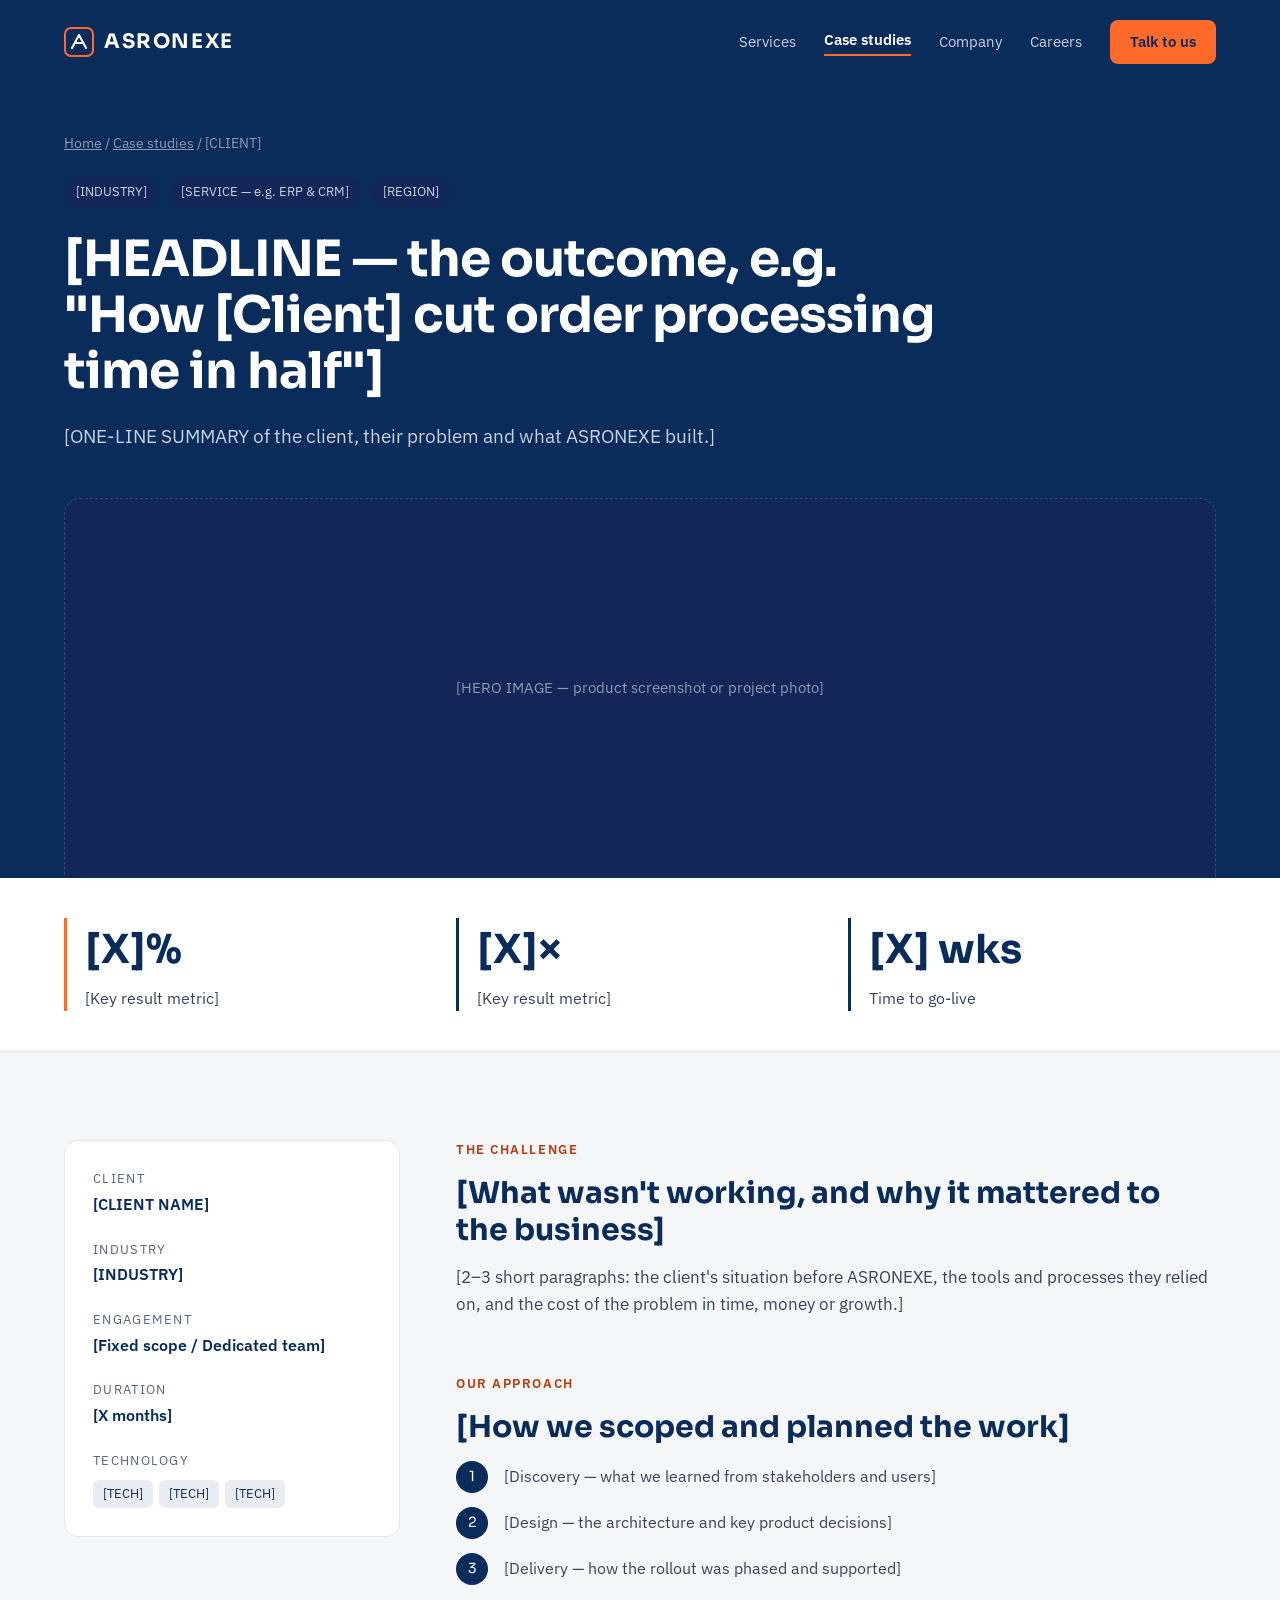
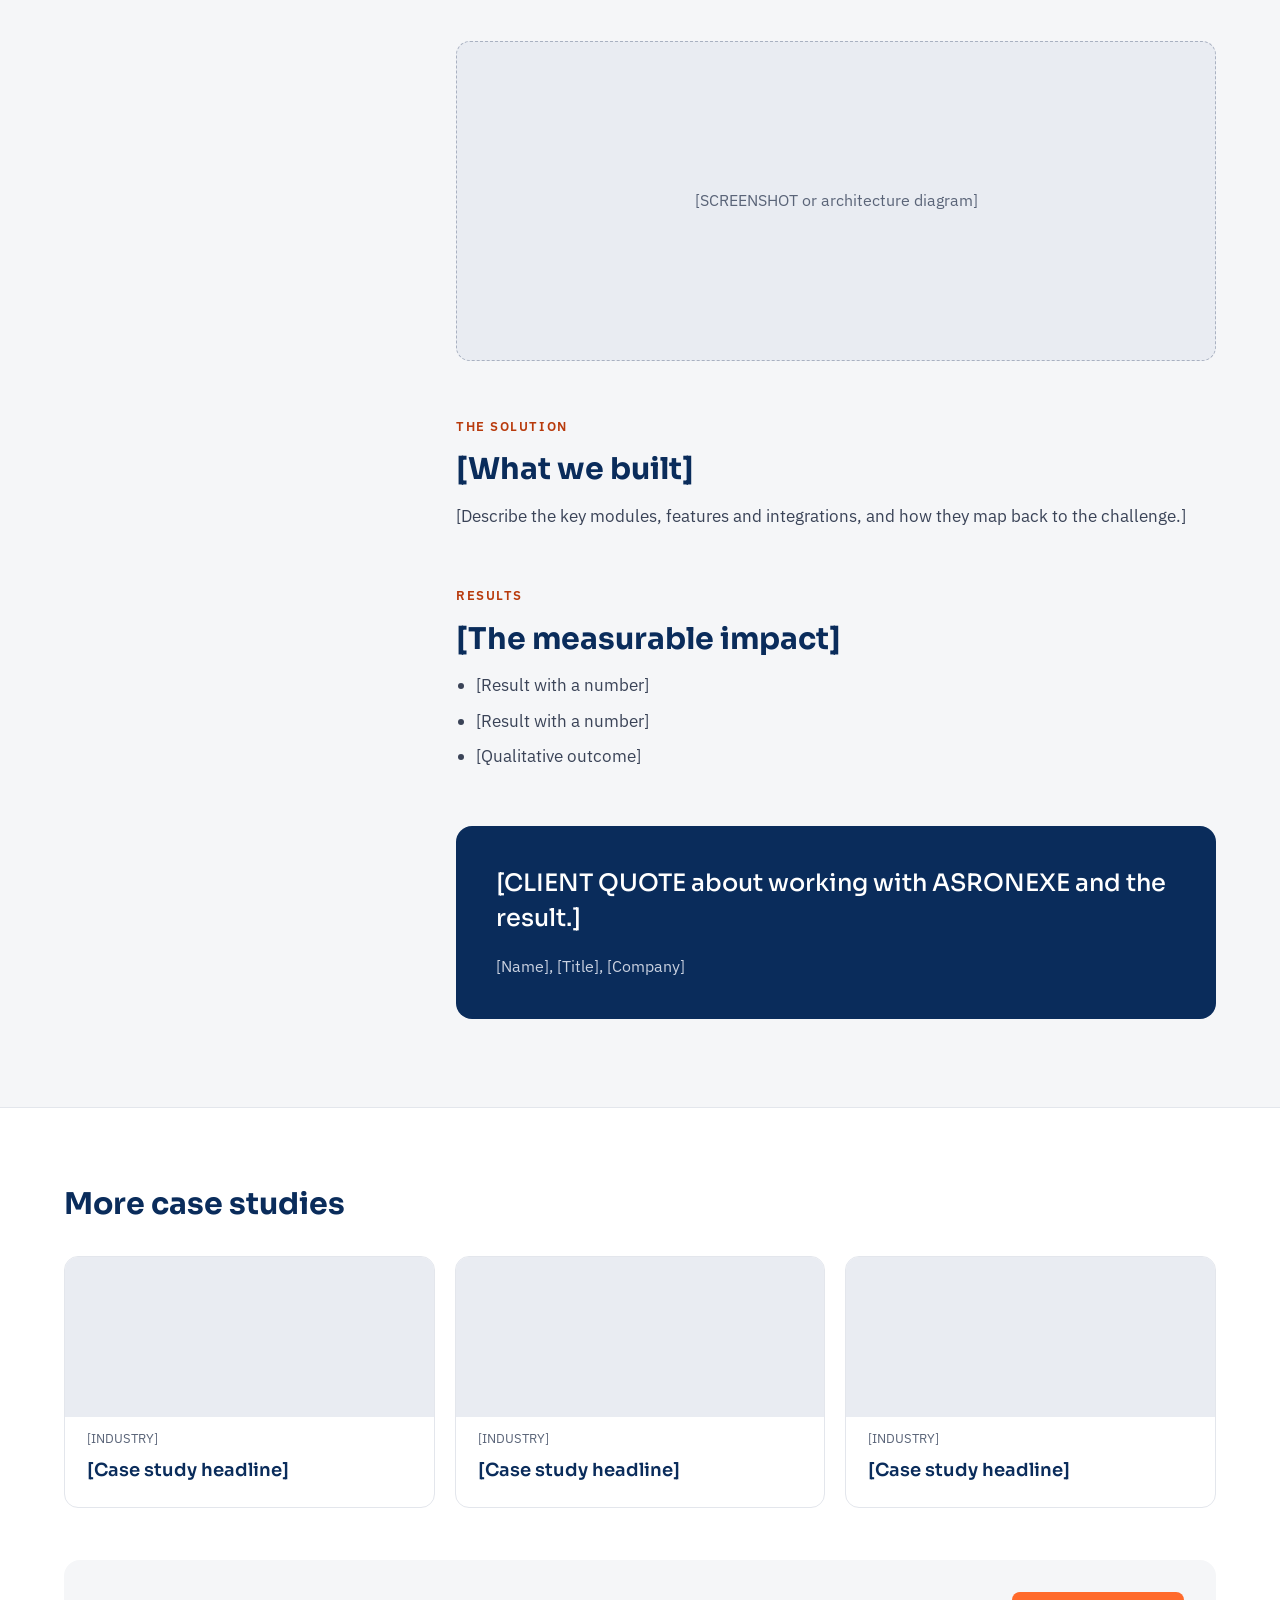
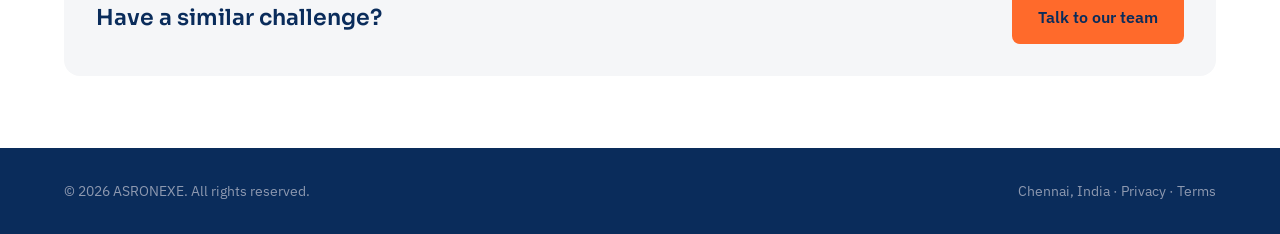
<file: case-study.html>
<!doctype html>
<html lang="en">

<head>
    <meta charset="utf-8">
    <meta name="viewport" content="width=device-width, initial-scale=1">
    <title>Case study — ASRONEXE</title>
    <meta name="description"
        content="ASRONEXE builds custom software, ERP &amp; CRM solutions, mobile apps, AI and cloud for growing businesses. Chennai, India.">
    <link rel="preconnect" href="https://fonts.googleapis.com">
    <link rel="preconnect" href="https://fonts.gstatic.com" crossorigin>
    <link
        href="https://fonts.googleapis.com/css2?family=Sora:wght@500;600;700&amp;family=IBM+Plex+Sans:wght@400;500;600&amp;display=swap"
        rel="stylesheet">
    <link rel="stylesheet" href="styles.css">
</head>

<body>
    <div
        style="font-family: 'IBM Plex Sans', system-ui, sans-serif; color: #0a2c5b; background: #F5F6F8; line-height: 1.6">

        <header style="background: #0a2c5b; color: #FFFFFF">
            <div
                style="max-width: 1200px; margin: 0 auto; padding: 20px 24px; display: flex; flex-wrap: wrap; align-items: center; justify-content: space-between; gap: 16px">
                <a href="index.html"
                    style="display: flex; align-items: center; gap: 10px; text-decoration: none; color: #FFFFFF">
                    <svg width="30" height="30" viewBox="0 0 30 30" aria-hidden="true">
                        <rect x="1" y="1" width="28" height="28" rx="6" fill="none" stroke="var(--accent)"
                            stroke-width="2"></rect>
                        <path d="M8 21 L15 8 L22 21 M11 16 H19" fill="none" stroke="#FFFFFF" stroke-width="2"
                            stroke-linecap="round" stroke-linejoin="round"></path>
                    </svg>
                    <span
                        style="font-family: Sora, sans-serif; font-weight: 700; font-size: 20px; letter-spacing: 0.08em">ASRONEXE</span>
                </a>
                <nav aria-label="Main"
                    style="display: flex; flex-wrap: wrap; align-items: center; gap: 6px 28px; font-size: 15px">
                    <a href="services.html" style="color: #C9D1E0; text-decoration: none">Services</a>
                    <a href="case-study.html" aria-current="page"
                        style="color: #FFFFFF; text-decoration: none; font-weight: 600; border-bottom: 2px solid var(--accent); padding-bottom: 2px">Case
                        studies</a>
                    <a href="index.html" style="color: #C9D1E0; text-decoration: none">Company</a>
                    <a href="careers.html" style="color: #C9D1E0; text-decoration: none">Careers</a>
                    <a href="index.html"
                        style="display: inline-flex; align-items: center; min-height: 44px; padding: 0 20px; border-radius: 8px; background: var(--accent); color: #0a2c5b; font-weight: 600; text-decoration: none">Talk
                        to us</a>
                </nav>
            </div>
        </header>

        <section style="background: #0a2c5b; color: #FFFFFF; padding: 48px 0 0">
            <div
                style="max-width: 1200px; margin: 0 auto; padding: 0 24px; display: flex; flex-direction: column; gap: 22px">
                <div style="font-size: 14px; color: #8E99B0"><a href="index.html" style="color: #8E99B0">Home</a> / <a
                        href="case-study.html" style="color: #8E99B0">Case studies</a> / [CLIENT]</div>
                <div style="display: flex; flex-wrap: wrap; gap: 10px">
                    <span
                        style="padding: 6px 12px; border-radius: 999px; background: #122757; font-size: 13px; color: #C9D1E0">[INDUSTRY]</span>
                    <span
                        style="padding: 6px 12px; border-radius: 999px; background: #122757; font-size: 13px; color: #C9D1E0">[SERVICE
                        — e.g. ERP &amp; CRM]</span>
                    <span
                        style="padding: 6px 12px; border-radius: 999px; background: #122757; font-size: 13px; color: #C9D1E0">[REGION]</span>
                </div>
                <h1
                    style="margin: 0; font-family: Sora, sans-serif; font-weight: 700; font-size: 50px; line-height: 1.12; letter-spacing: -0.02em; max-width: 900px">
                    [HEADLINE — the outcome, e.g. "How [Client] cut order processing time in half"]</h1>
                <p style="margin: 0; font-size: 19px; color: #C9D1E0; max-width: 720px">[ONE-LINE SUMMARY of the client,
                    their problem and what ASRONEXE built.]</p>
                <div
                    style="margin-top: 24px; height: 380px; border-radius: 16px 16px 0 0; background: #122757; border: 1px dashed #3A4766; border-bottom: 0; display: flex; align-items: center; justify-content: center; color: #8E99B0; font-size: 15px">
                    [HERO IMAGE — product screenshot or project photo]</div>
            </div>
        </section>

        <section style="background: #FFFFFF; border-bottom: 1px solid #E3E6EC">
            <div
                style="max-width: 1200px; margin: 0 auto; padding: 40px 24px; display: grid; grid-template-columns: repeat(auto-fit, minmax(220px, 1fr)); gap: 24px">
                <div
                    style="display: flex; flex-direction: column; gap: 4px; border-left: 3px solid var(--accent); padding-left: 18px">
                    <span style="font-family: Sora, sans-serif; font-size: 40px; font-weight: 700">[X]%</span><span
                        style="color: #3A4357">[Key result metric]</span></div>
                <div
                    style="display: flex; flex-direction: column; gap: 4px; border-left: 3px solid #0a2c5b; padding-left: 18px">
                    <span style="font-family: Sora, sans-serif; font-size: 40px; font-weight: 700">[X]×</span><span
                        style="color: #3A4357">[Key result metric]</span></div>
                <div
                    style="display: flex; flex-direction: column; gap: 4px; border-left: 3px solid #0a2c5b; padding-left: 18px">
                    <span style="font-family: Sora, sans-serif; font-size: 40px; font-weight: 700">[X] wks</span><span
                        style="color: #3A4357">Time to go-live</span></div>
            </div>
        </section>

        <section style="padding: 88px 0">
            <div style="max-width: 1200px; margin: 0 auto; padding: 0 24px; display: flex; flex-wrap: wrap; gap: 56px">

                <aside
                    style="flex: 1 1 260px; display: flex; flex-direction: column; gap: 22px; align-self: flex-start; background: #FFFFFF; border: 1px solid #E3E6EC; border-radius: 14px; padding: 28px">
                    <div style="display: flex; flex-direction: column; gap: 2px"><span
                            style="font-size: 13px; text-transform: uppercase; letter-spacing: 0.1em; color: #5A6478">Client</span><span
                            style="font-weight: 600">[CLIENT NAME]</span></div>
                    <div style="display: flex; flex-direction: column; gap: 2px"><span
                            style="font-size: 13px; text-transform: uppercase; letter-spacing: 0.1em; color: #5A6478">Industry</span><span
                            style="font-weight: 600">[INDUSTRY]</span></div>
                    <div style="display: flex; flex-direction: column; gap: 2px"><span
                            style="font-size: 13px; text-transform: uppercase; letter-spacing: 0.1em; color: #5A6478">Engagement</span><span
                            style="font-weight: 600">[Fixed scope / Dedicated team]</span></div>
                    <div style="display: flex; flex-direction: column; gap: 2px"><span
                            style="font-size: 13px; text-transform: uppercase; letter-spacing: 0.1em; color: #5A6478">Duration</span><span
                            style="font-weight: 600">[X months]</span></div>
                    <div style="display: flex; flex-direction: column; gap: 8px"><span
                            style="font-size: 13px; text-transform: uppercase; letter-spacing: 0.1em; color: #5A6478">Technology</span>
                        <div style="display: flex; flex-wrap: wrap; gap: 6px"><span
                                style="padding: 4px 10px; border-radius: 6px; background: #E9ECF2; font-size: 13px">[TECH]</span><span
                                style="padding: 4px 10px; border-radius: 6px; background: #E9ECF2; font-size: 13px">[TECH]</span><span
                                style="padding: 4px 10px; border-radius: 6px; background: #E9ECF2; font-size: 13px">[TECH]</span>
                        </div>
                    </div>
                </aside>

                <article
                    style="flex: 999 1 560px; min-width: 0; display: flex; flex-direction: column; gap: 56px; max-width: 760px">
                    <div style="display: flex; flex-direction: column; gap: 14px">
                        <span
                            style="font-size: 13px; font-weight: 600; text-transform: uppercase; letter-spacing: 0.12em; color: #B83A0C">The
                            challenge</span>
                        <h2 style="margin: 0; font-family: Sora, sans-serif; font-size: 30px; line-height: 1.25">[What
                            wasn't working, and why it mattered to the business]</h2>
                        <p style="margin: 0; color: #3A4357; font-size: 17px">[2–3 short paragraphs: the client's
                            situation before ASRONEXE, the tools and processes they relied on, and the cost of the
                            problem in time, money or growth.]</p>
                    </div>
                    <div style="display: flex; flex-direction: column; gap: 14px">
                        <span
                            style="font-size: 13px; font-weight: 600; text-transform: uppercase; letter-spacing: 0.12em; color: #B83A0C">Our
                            approach</span>
                        <h2 style="margin: 0; font-family: Sora, sans-serif; font-size: 30px; line-height: 1.25">[How we
                            scoped and planned the work]</h2>
                        <ol
                            style="margin: 0; padding: 0; list-style: none; display: flex; flex-direction: column; gap: 14px">
                            <li style="display: flex; gap: 16px"><span
                                    style="flex: 0 0 32px; height: 32px; border-radius: 50%; background: #0a2c5b; color: #FFFFFF; display: flex; align-items: center; justify-content: center; font-family: Sora, sans-serif; font-size: 14px">1</span><span
                                    style="color: #3A4357; padding-top: 3px">[Discovery — what we learned from
                                    stakeholders and users]</span></li>
                            <li style="display: flex; gap: 16px"><span
                                    style="flex: 0 0 32px; height: 32px; border-radius: 50%; background: #0a2c5b; color: #FFFFFF; display: flex; align-items: center; justify-content: center; font-family: Sora, sans-serif; font-size: 14px">2</span><span
                                    style="color: #3A4357; padding-top: 3px">[Design — the architecture and key product
                                    decisions]</span></li>
                            <li style="display: flex; gap: 16px"><span
                                    style="flex: 0 0 32px; height: 32px; border-radius: 50%; background: #0a2c5b; color: #FFFFFF; display: flex; align-items: center; justify-content: center; font-family: Sora, sans-serif; font-size: 14px">3</span><span
                                    style="color: #3A4357; padding-top: 3px">[Delivery — how the rollout was phased and
                                    supported]</span></li>
                        </ol>
                    </div>
                    <div
                        style="height: 320px; border-radius: 14px; background: #E9ECF2; border: 1px dashed #A9B1C1; display: flex; align-items: center; justify-content: center; color: #5A6478">
                        [SCREENSHOT or architecture diagram]</div>
                    <div style="display: flex; flex-direction: column; gap: 14px">
                        <span
                            style="font-size: 13px; font-weight: 600; text-transform: uppercase; letter-spacing: 0.12em; color: #B83A0C">The
                            solution</span>
                        <h2 style="margin: 0; font-family: Sora, sans-serif; font-size: 30px; line-height: 1.25">[What
                            we built]</h2>
                        <p style="margin: 0; color: #3A4357; font-size: 17px">[Describe the key modules, features and
                            integrations, and how they map back to the challenge.]</p>
                    </div>
                    <div style="display: flex; flex-direction: column; gap: 14px">
                        <span
                            style="font-size: 13px; font-weight: 600; text-transform: uppercase; letter-spacing: 0.12em; color: #B83A0C">Results</span>
                        <h2 style="margin: 0; font-family: Sora, sans-serif; font-size: 30px; line-height: 1.25">[The
                            measurable impact]</h2>
                        <ul
                            style="margin: 0; padding-left: 20px; color: #3A4357; font-size: 17px; display: flex; flex-direction: column; gap: 8px">
                            <li>[Result with a number]</li>
                            <li>[Result with a number]</li>
                            <li>[Qualitative outcome]</li>
                        </ul>
                    </div>
                    <figure
                        style="margin: 0; background: #0a2c5b; color: #FFFFFF; border-radius: 16px; padding: 40px; display: flex; flex-direction: column; gap: 18px">
                        <blockquote
                            style="margin: 0; font-family: Sora, sans-serif; font-size: 24px; line-height: 1.45; font-weight: 500">
                            [CLIENT QUOTE about working with ASRONEXE and the result.]</blockquote>
                        <figcaption style="color: #C9D1E0">[Name], [Title], [Company]</figcaption>
                    </figure>
                </article>
            </div>
        </section>

        <section style="background: #FFFFFF; border-top: 1px solid #E3E6EC; padding: 72px 0">
            <div
                style="max-width: 1200px; margin: 0 auto; padding: 0 24px; display: flex; flex-direction: column; gap: 28px">
                <h2 style="margin: 0; font-family: Sora, sans-serif; font-size: 30px">More case studies</h2>
                <div style="display: grid; grid-template-columns: repeat(auto-fit, minmax(300px, 1fr)); gap: 20px">
                    <a href="case-study.html"
                        style="display: flex; flex-direction: column; gap: 12px; text-decoration: none; border: 1px solid #E3E6EC; border-radius: 14px; overflow: hidden">
                        <div style="height: 160px; background: #E9ECF2"></div>
                        <div style="padding: 0 22px 22px; display: flex; flex-direction: column; gap: 6px"><span
                                style="font-size: 13px; color: #5A6478">[INDUSTRY]</span><span
                                style="font-family: Sora, sans-serif; font-weight: 600; font-size: 18px; color: #0a2c5b">[Case
                                study headline]</span></div>
                    </a>
                    <a href="case-study.html"
                        style="display: flex; flex-direction: column; gap: 12px; text-decoration: none; border: 1px solid #E3E6EC; border-radius: 14px; overflow: hidden">
                        <div style="height: 160px; background: #E9ECF2"></div>
                        <div style="padding: 0 22px 22px; display: flex; flex-direction: column; gap: 6px"><span
                                style="font-size: 13px; color: #5A6478">[INDUSTRY]</span><span
                                style="font-family: Sora, sans-serif; font-weight: 600; font-size: 18px; color: #0a2c5b">[Case
                                study headline]</span></div>
                    </a>
                    <a href="case-study.html"
                        style="display: flex; flex-direction: column; gap: 12px; text-decoration: none; border: 1px solid #E3E6EC; border-radius: 14px; overflow: hidden">
                        <div style="height: 160px; background: #E9ECF2"></div>
                        <div style="padding: 0 22px 22px; display: flex; flex-direction: column; gap: 6px"><span
                                style="font-size: 13px; color: #5A6478">[INDUSTRY]</span><span
                                style="font-family: Sora, sans-serif; font-weight: 600; font-size: 18px; color: #0a2c5b">[Case
                                study headline]</span></div>
                    </a>
                </div>
                <div
                    style="display: flex; flex-wrap: wrap; justify-content: space-between; align-items: center; gap: 20px; margin-top: 24px; padding: 32px; border-radius: 16px; background: #F5F6F8">
                    <span style="font-family: Sora, sans-serif; font-size: 22px; font-weight: 600">Have a similar
                        challenge?</span>
                    <a href="index.html"
                        style="display: inline-flex; align-items: center; min-height: 52px; padding: 0 26px; border-radius: 8px; background: var(--accent); color: #0a2c5b; font-weight: 600; text-decoration: none">Talk
                        to our team</a>
                </div>
            </div>
        </section>

        <footer style="background: #0a2c5b; color: #8E99B0; padding: 32px 0">
            <div
                style="max-width: 1200px; margin: 0 auto; padding: 0 24px; display: flex; flex-wrap: wrap; justify-content: space-between; gap: 12px; font-size: 14px">
                <span>© 2026 ASRONEXE. All rights reserved.</span><span>Chennai, India · Privacy · Terms</span>
            </div>
        </footer>

    </div>
</body>

</html>
</file>
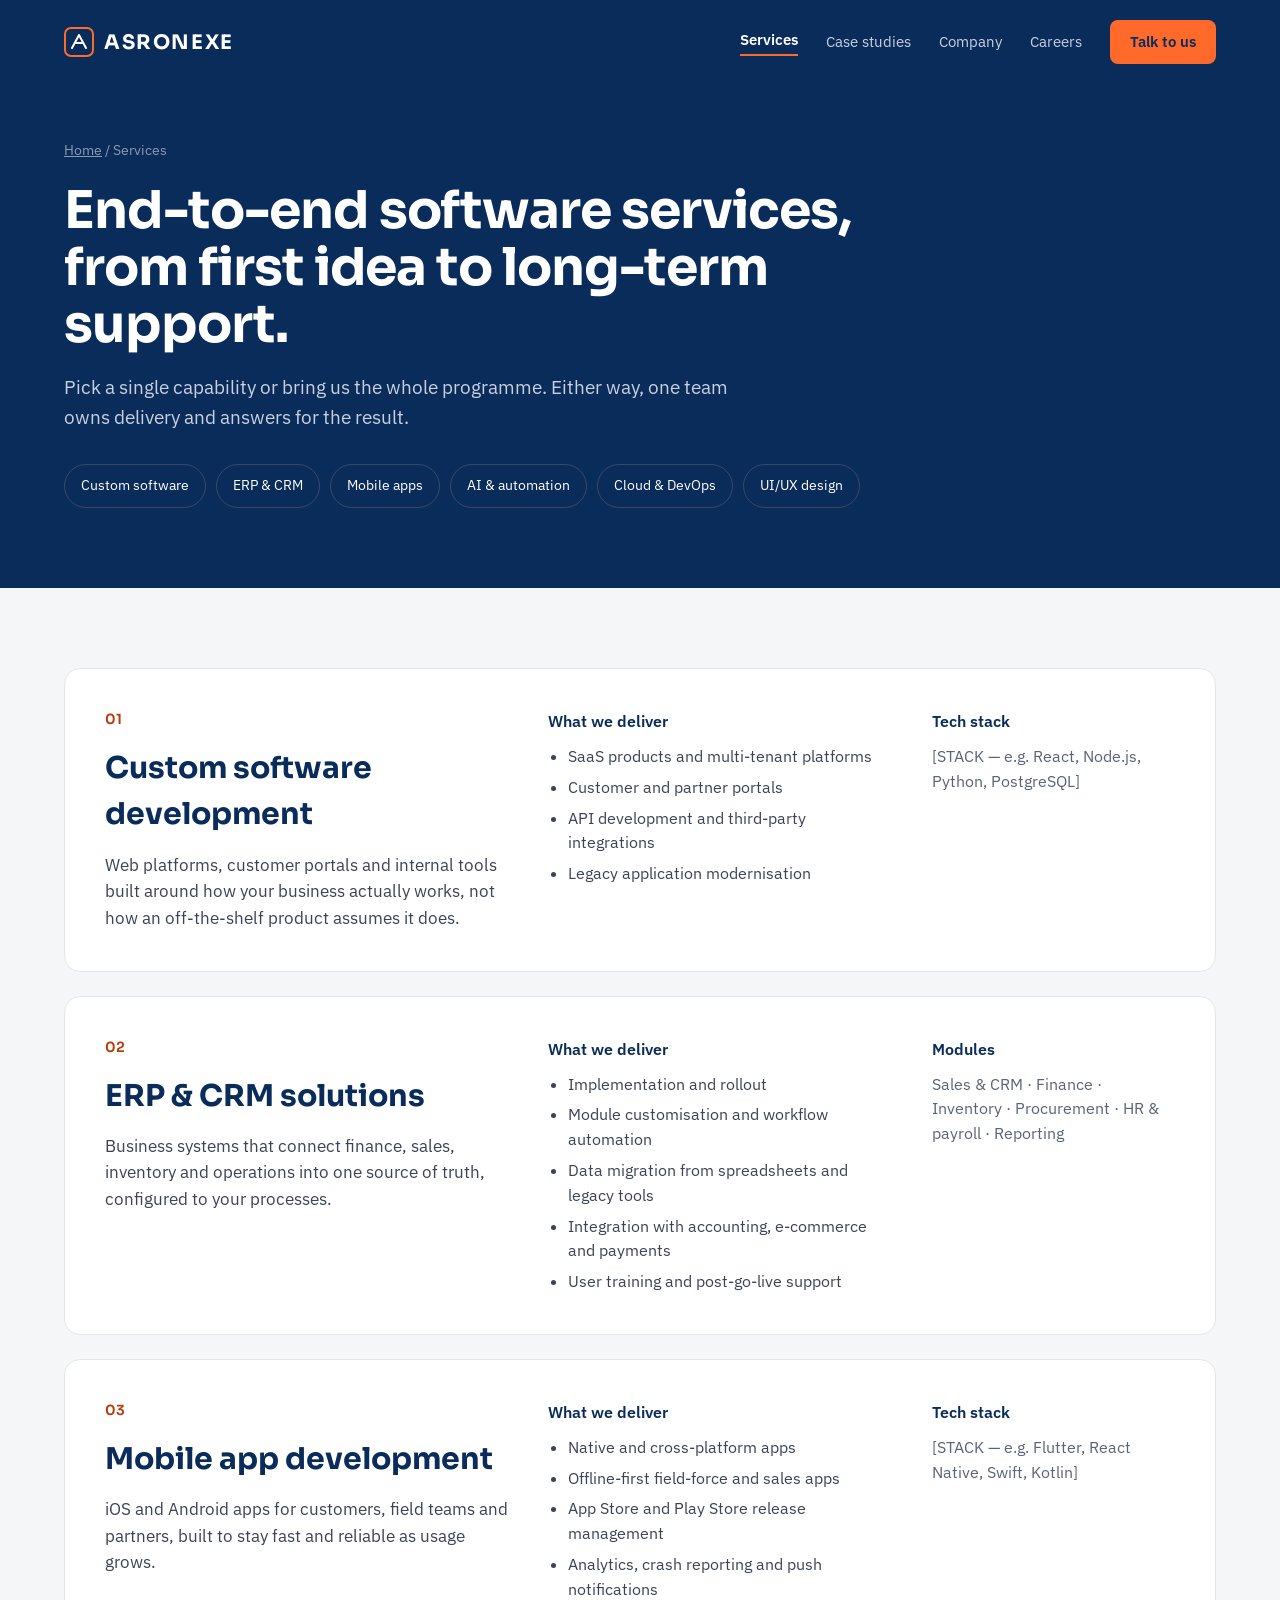
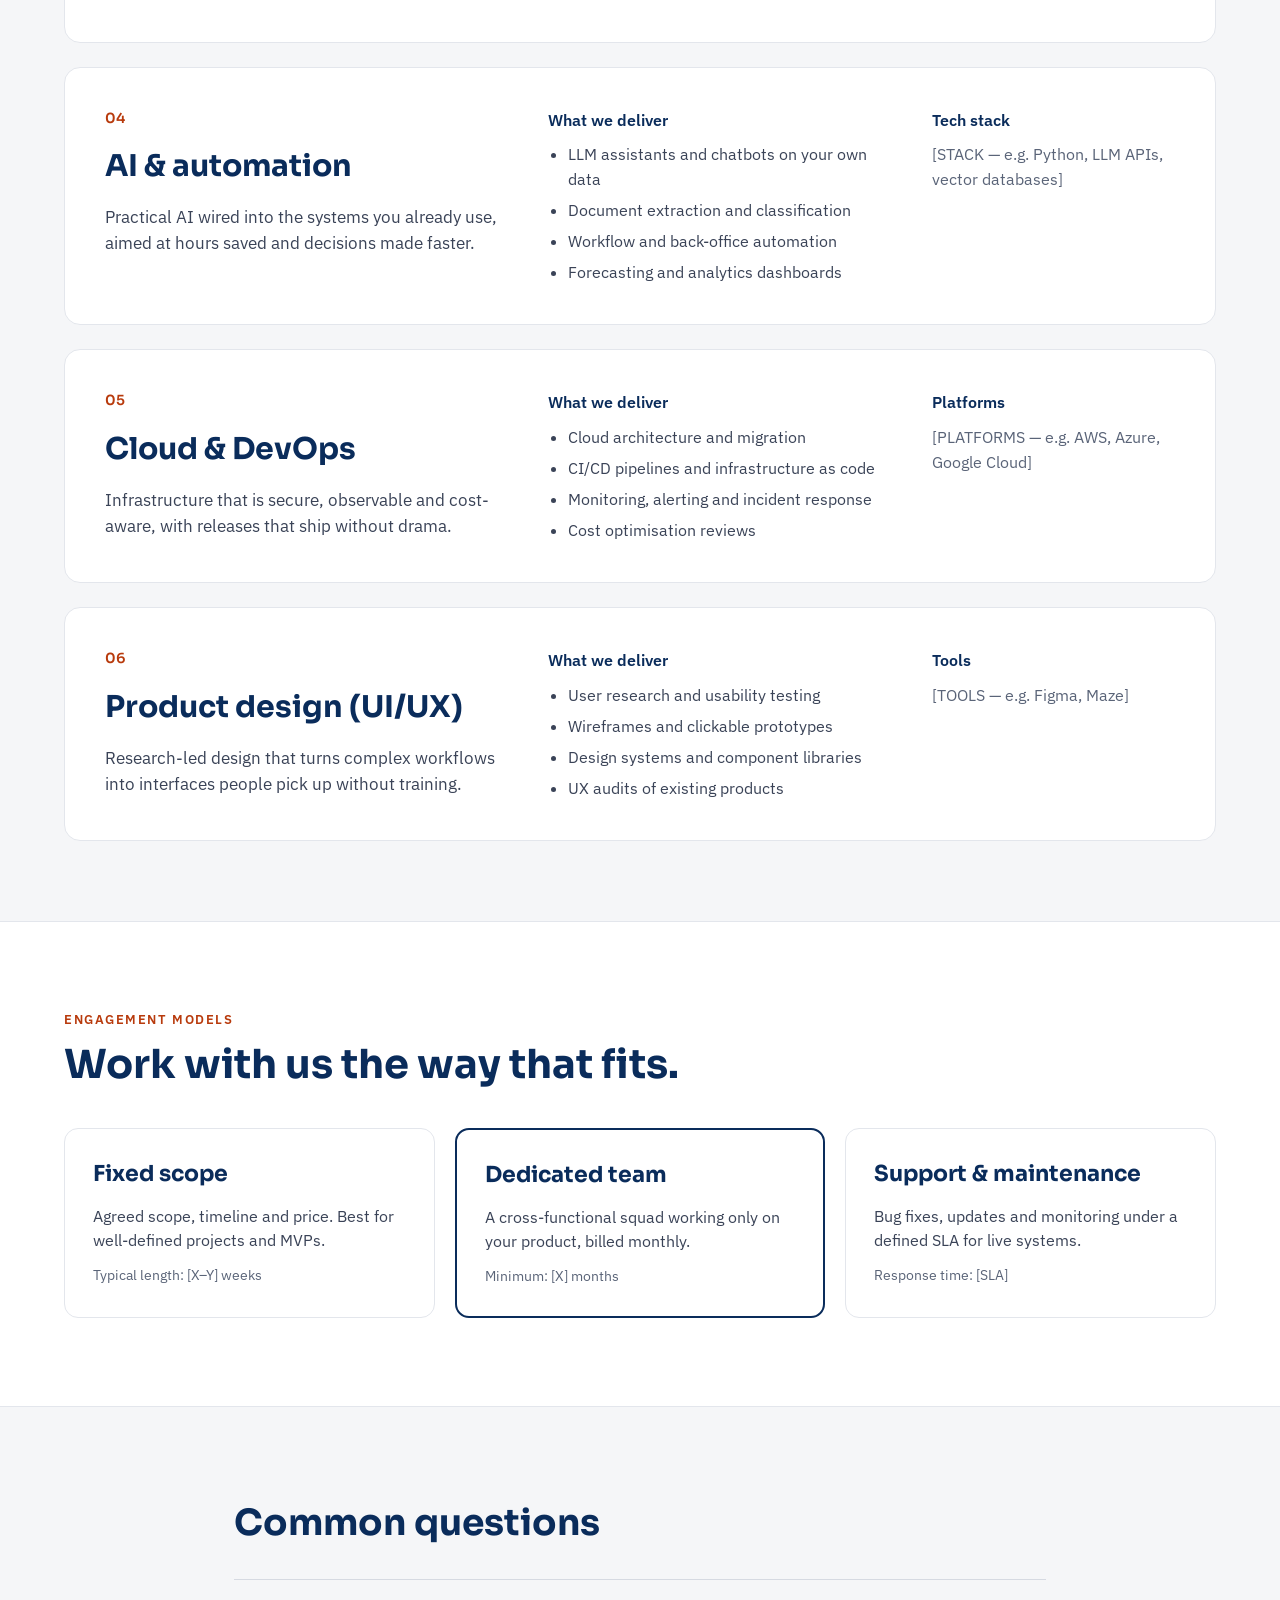
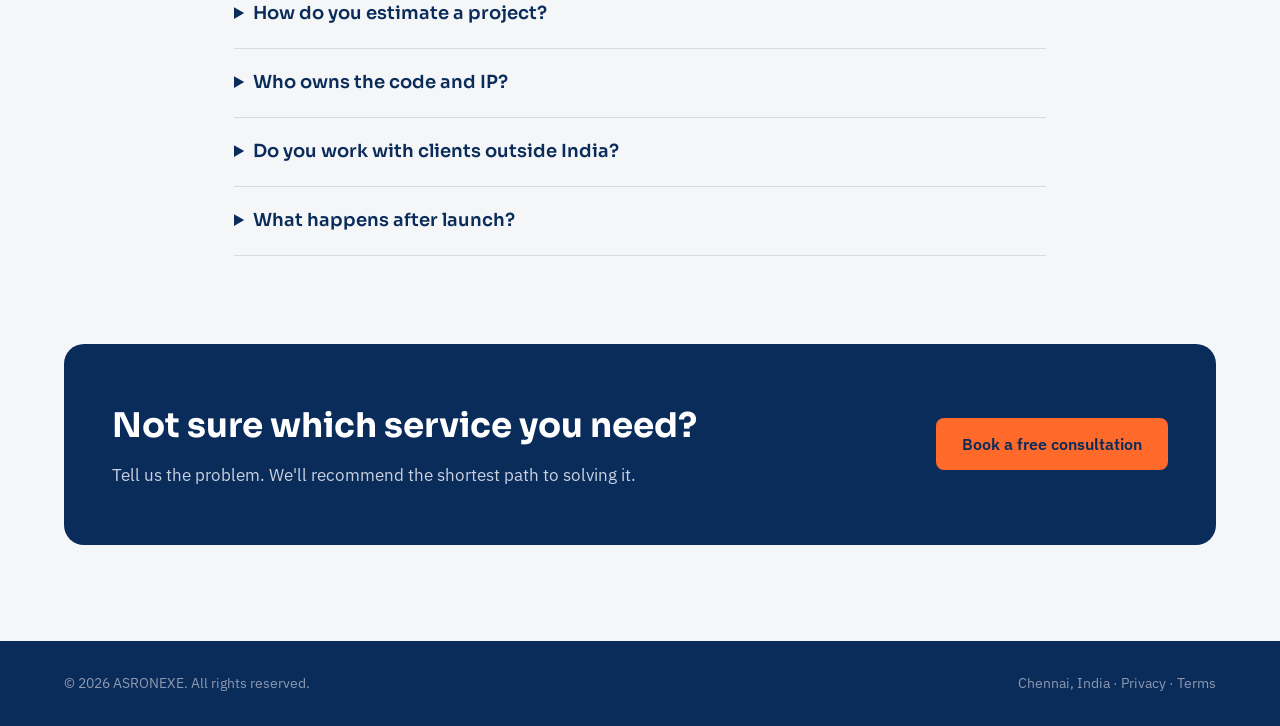
<file: services.html>
<!doctype html>
<html lang="en">

<head>
    <meta charset="utf-8">
    <meta name="viewport" content="width=device-width, initial-scale=1">
    <title>Services — ASRONEXE</title>
    <meta name="description"
        content="ASRONEXE builds custom software, ERP &amp; CRM solutions, mobile apps, AI and cloud for growing businesses. Chennai, India.">
    <link rel="preconnect" href="https://fonts.googleapis.com">
    <link rel="preconnect" href="https://fonts.gstatic.com" crossorigin>
    <link
        href="https://fonts.googleapis.com/css2?family=Sora:wght@500;600;700&amp;family=IBM+Plex+Sans:wght@400;500;600&amp;display=swap"
        rel="stylesheet">
    <link rel="stylesheet" href="styles.css">
</head>

<body>
    <div
        style="font-family: 'IBM Plex Sans', system-ui, sans-serif; color: #0a2c5b; background: #F5F6F8; line-height: 1.55">

        <header style="background: #0a2c5b; color: #FFFFFF">
            <div
                style="max-width: 1200px; margin: 0 auto; padding: 20px 24px; display: flex; flex-wrap: wrap; align-items: center; justify-content: space-between; gap: 16px">
                <a href="index.html"
                    style="display: flex; align-items: center; gap: 10px; text-decoration: none; color: #FFFFFF">
                    <svg width="30" height="30" viewBox="0 0 30 30" aria-hidden="true">
                        <rect x="1" y="1" width="28" height="28" rx="6" fill="none" stroke="var(--accent)"
                            stroke-width="2"></rect>
                        <path d="M8 21 L15 8 L22 21 M11 16 H19" fill="none" stroke="#FFFFFF" stroke-width="2"
                            stroke-linecap="round" stroke-linejoin="round"></path>
                    </svg>
                    <span
                        style="font-family: Sora, sans-serif; font-weight: 700; font-size: 20px; letter-spacing: 0.08em">ASRONEXE</span>
                </a>
                <nav aria-label="Main"
                    style="display: flex; flex-wrap: wrap; align-items: center; gap: 6px 28px; font-size: 15px">
                    <a href="services.html" aria-current="page"
                        style="color: #FFFFFF; text-decoration: none; font-weight: 600; border-bottom: 2px solid var(--accent); padding-bottom: 2px">Services</a>
                    <a href="case-study.html" style="color: #C9D1E0; text-decoration: none">Case studies</a>
                    <a href="index.html" style="color: #C9D1E0; text-decoration: none">Company</a>
                    <a href="careers.html" style="color: #C9D1E0; text-decoration: none">Careers</a>
                    <a href="index.html"
                        style="display: inline-flex; align-items: center; min-height: 44px; padding: 0 20px; border-radius: 8px; background: var(--accent); color: #0a2c5b; font-weight: 600; text-decoration: none">Talk
                        to us</a>
                </nav>
            </div>
        </header>

        <section style="background: #0a2c5b; color: #FFFFFF; padding: 56px 0 80px">
            <div
                style="max-width: 1200px; margin: 0 auto; padding: 0 24px; display: flex; flex-direction: column; gap: 20px">
                <div style="font-size: 14px; color: #8E99B0"><a href="index.html" style="color: #8E99B0">Home</a> /
                    Services</div>
                <h1
                    style="margin: 0; font-family: Sora, sans-serif; font-weight: 700; font-size: 52px; line-height: 1.1; letter-spacing: -0.02em; max-width: 820px">
                    End-to-end software services, from first idea to long-term support.</h1>
                <p style="margin: 0; font-size: 19px; color: #C9D1E0; max-width: 680px">Pick a single capability or
                    bring us the whole programme. Either way, one team owns delivery and answers for the result.</p>
                <nav aria-label="Jump to service" style="display: flex; flex-wrap: wrap; gap: 10px; margin-top: 12px">
                    <a href="#custom"
                        style="display: inline-flex; align-items: center; min-height: 44px; padding: 0 16px; border: 1px solid #3A4766; border-radius: 999px; color: #FFFFFF; text-decoration: none; font-size: 14px">Custom
                        software</a>
                    <a href="#erp"
                        style="display: inline-flex; align-items: center; min-height: 44px; padding: 0 16px; border: 1px solid #3A4766; border-radius: 999px; color: #FFFFFF; text-decoration: none; font-size: 14px">ERP
                        &amp; CRM</a>
                    <a href="#mobile"
                        style="display: inline-flex; align-items: center; min-height: 44px; padding: 0 16px; border: 1px solid #3A4766; border-radius: 999px; color: #FFFFFF; text-decoration: none; font-size: 14px">Mobile
                        apps</a>
                    <a href="#ai"
                        style="display: inline-flex; align-items: center; min-height: 44px; padding: 0 16px; border: 1px solid #3A4766; border-radius: 999px; color: #FFFFFF; text-decoration: none; font-size: 14px">AI
                        &amp; automation</a>
                    <a href="#cloud"
                        style="display: inline-flex; align-items: center; min-height: 44px; padding: 0 16px; border: 1px solid #3A4766; border-radius: 999px; color: #FFFFFF; text-decoration: none; font-size: 14px">Cloud
                        &amp; DevOps</a>
                    <a href="#design"
                        style="display: inline-flex; align-items: center; min-height: 44px; padding: 0 16px; border: 1px solid #3A4766; border-radius: 999px; color: #FFFFFF; text-decoration: none; font-size: 14px">UI/UX
                        design</a>
                </nav>
            </div>
        </section>

        <section style="padding: 80px 0">
            <div
                style="max-width: 1200px; margin: 0 auto; padding: 0 24px; display: flex; flex-direction: column; gap: 24px">

                <article id="custom"
                    style="background: #FFFFFF; border: 1px solid #E3E6EC; border-radius: 16px; padding: 40px; display: flex; flex-wrap: wrap; gap: 40px">
                    <div style="flex: 1 1 380px; display: flex; flex-direction: column; gap: 14px">
                        <span
                            style="font-family: Sora, sans-serif; font-size: 14px; color: #B83A0C; font-weight: 600">01</span>
                        <h2 style="margin: 0; font-family: Sora, sans-serif; font-size: 30px">Custom software
                            development</h2>
                        <p style="margin: 0; color: #3A4357; font-size: 17px">Web platforms, customer portals and
                            internal tools built around how your business actually works, not how an off-the-shelf
                            product assumes it does.</p>
                    </div>
                    <div style="flex: 1 1 320px; display: flex; flex-direction: column; gap: 10px">
                        <span style="font-weight: 600">What we deliver</span>
                        <ul
                            style="margin: 0; padding-left: 20px; color: #3A4357; display: flex; flex-direction: column; gap: 6px">
                            <li>SaaS products and multi-tenant platforms</li>
                            <li>Customer and partner portals</li>
                            <li>API development and third-party integrations</li>
                            <li>Legacy application modernisation</li>
                        </ul>
                    </div>
                    <div style="flex: 1 1 220px; display: flex; flex-direction: column; gap: 10px">
                        <span style="font-weight: 600">Tech stack</span>
                        <span style="color: #5A6478">[STACK — e.g. React, Node.js, Python, PostgreSQL]</span>
                    </div>
                </article>

                <article id="erp"
                    style="background: #FFFFFF; border: 1px solid #E3E6EC; border-radius: 16px; padding: 40px; display: flex; flex-wrap: wrap; gap: 40px">
                    <div style="flex: 1 1 380px; display: flex; flex-direction: column; gap: 14px">
                        <span
                            style="font-family: Sora, sans-serif; font-size: 14px; color: #B83A0C; font-weight: 600">02</span>
                        <h2 style="margin: 0; font-family: Sora, sans-serif; font-size: 30px">ERP &amp; CRM solutions
                        </h2>
                        <p style="margin: 0; color: #3A4357; font-size: 17px">Business systems that connect finance,
                            sales, inventory and operations into one source of truth, configured to your processes.</p>
                    </div>
                    <div style="flex: 1 1 320px; display: flex; flex-direction: column; gap: 10px">
                        <span style="font-weight: 600">What we deliver</span>
                        <ul
                            style="margin: 0; padding-left: 20px; color: #3A4357; display: flex; flex-direction: column; gap: 6px">
                            <li>Implementation and rollout</li>
                            <li>Module customisation and workflow automation</li>
                            <li>Data migration from spreadsheets and legacy tools</li>
                            <li>Integration with accounting, e-commerce and payments</li>
                            <li>User training and post-go-live support</li>
                        </ul>
                    </div>
                    <div style="flex: 1 1 220px; display: flex; flex-direction: column; gap: 10px">
                        <span style="font-weight: 600">Modules</span>
                        <span style="color: #5A6478">Sales &amp; CRM · Finance · Inventory · Procurement · HR &amp;
                            payroll · Reporting</span>
                    </div>
                </article>

                <article id="mobile"
                    style="background: #FFFFFF; border: 1px solid #E3E6EC; border-radius: 16px; padding: 40px; display: flex; flex-wrap: wrap; gap: 40px">
                    <div style="flex: 1 1 380px; display: flex; flex-direction: column; gap: 14px">
                        <span
                            style="font-family: Sora, sans-serif; font-size: 14px; color: #B83A0C; font-weight: 600">03</span>
                        <h2 style="margin: 0; font-family: Sora, sans-serif; font-size: 30px">Mobile app development
                        </h2>
                        <p style="margin: 0; color: #3A4357; font-size: 17px">iOS and Android apps for customers, field
                            teams and partners, built to stay fast and reliable as usage grows.</p>
                    </div>
                    <div style="flex: 1 1 320px; display: flex; flex-direction: column; gap: 10px">
                        <span style="font-weight: 600">What we deliver</span>
                        <ul
                            style="margin: 0; padding-left: 20px; color: #3A4357; display: flex; flex-direction: column; gap: 6px">
                            <li>Native and cross-platform apps</li>
                            <li>Offline-first field-force and sales apps</li>
                            <li>App Store and Play Store release management</li>
                            <li>Analytics, crash reporting and push notifications</li>
                        </ul>
                    </div>
                    <div style="flex: 1 1 220px; display: flex; flex-direction: column; gap: 10px">
                        <span style="font-weight: 600">Tech stack</span>
                        <span style="color: #5A6478">[STACK — e.g. Flutter, React Native, Swift, Kotlin]</span>
                    </div>
                </article>

                <article id="ai"
                    style="background: #FFFFFF; border: 1px solid #E3E6EC; border-radius: 16px; padding: 40px; display: flex; flex-wrap: wrap; gap: 40px">
                    <div style="flex: 1 1 380px; display: flex; flex-direction: column; gap: 14px">
                        <span
                            style="font-family: Sora, sans-serif; font-size: 14px; color: #B83A0C; font-weight: 600">04</span>
                        <h2 style="margin: 0; font-family: Sora, sans-serif; font-size: 30px">AI &amp; automation</h2>
                        <p style="margin: 0; color: #3A4357; font-size: 17px">Practical AI wired into the systems you
                            already use, aimed at hours saved and decisions made faster.</p>
                    </div>
                    <div style="flex: 1 1 320px; display: flex; flex-direction: column; gap: 10px">
                        <span style="font-weight: 600">What we deliver</span>
                        <ul
                            style="margin: 0; padding-left: 20px; color: #3A4357; display: flex; flex-direction: column; gap: 6px">
                            <li>LLM assistants and chatbots on your own data</li>
                            <li>Document extraction and classification</li>
                            <li>Workflow and back-office automation</li>
                            <li>Forecasting and analytics dashboards</li>
                        </ul>
                    </div>
                    <div style="flex: 1 1 220px; display: flex; flex-direction: column; gap: 10px">
                        <span style="font-weight: 600">Tech stack</span>
                        <span style="color: #5A6478">[STACK — e.g. Python, LLM APIs, vector databases]</span>
                    </div>
                </article>

                <article id="cloud"
                    style="background: #FFFFFF; border: 1px solid #E3E6EC; border-radius: 16px; padding: 40px; display: flex; flex-wrap: wrap; gap: 40px">
                    <div style="flex: 1 1 380px; display: flex; flex-direction: column; gap: 14px">
                        <span
                            style="font-family: Sora, sans-serif; font-size: 14px; color: #B83A0C; font-weight: 600">05</span>
                        <h2 style="margin: 0; font-family: Sora, sans-serif; font-size: 30px">Cloud &amp; DevOps</h2>
                        <p style="margin: 0; color: #3A4357; font-size: 17px">Infrastructure that is secure, observable
                            and cost-aware, with releases that ship without drama.</p>
                    </div>
                    <div style="flex: 1 1 320px; display: flex; flex-direction: column; gap: 10px">
                        <span style="font-weight: 600">What we deliver</span>
                        <ul
                            style="margin: 0; padding-left: 20px; color: #3A4357; display: flex; flex-direction: column; gap: 6px">
                            <li>Cloud architecture and migration</li>
                            <li>CI/CD pipelines and infrastructure as code</li>
                            <li>Monitoring, alerting and incident response</li>
                            <li>Cost optimisation reviews</li>
                        </ul>
                    </div>
                    <div style="flex: 1 1 220px; display: flex; flex-direction: column; gap: 10px">
                        <span style="font-weight: 600">Platforms</span>
                        <span style="color: #5A6478">[PLATFORMS — e.g. AWS, Azure, Google Cloud]</span>
                    </div>
                </article>

                <article id="design"
                    style="background: #FFFFFF; border: 1px solid #E3E6EC; border-radius: 16px; padding: 40px; display: flex; flex-wrap: wrap; gap: 40px">
                    <div style="flex: 1 1 380px; display: flex; flex-direction: column; gap: 14px">
                        <span
                            style="font-family: Sora, sans-serif; font-size: 14px; color: #B83A0C; font-weight: 600">06</span>
                        <h2 style="margin: 0; font-family: Sora, sans-serif; font-size: 30px">Product design (UI/UX)
                        </h2>
                        <p style="margin: 0; color: #3A4357; font-size: 17px">Research-led design that turns complex
                            workflows into interfaces people pick up without training.</p>
                    </div>
                    <div style="flex: 1 1 320px; display: flex; flex-direction: column; gap: 10px">
                        <span style="font-weight: 600">What we deliver</span>
                        <ul
                            style="margin: 0; padding-left: 20px; color: #3A4357; display: flex; flex-direction: column; gap: 6px">
                            <li>User research and usability testing</li>
                            <li>Wireframes and clickable prototypes</li>
                            <li>Design systems and component libraries</li>
                            <li>UX audits of existing products</li>
                        </ul>
                    </div>
                    <div style="flex: 1 1 220px; display: flex; flex-direction: column; gap: 10px">
                        <span style="font-weight: 600">Tools</span>
                        <span style="color: #5A6478">[TOOLS — e.g. Figma, Maze]</span>
                    </div>
                </article>

            </div>
        </section>

        <section
            style="background: #FFFFFF; border-top: 1px solid #E3E6EC; border-bottom: 1px solid #E3E6EC; padding: 88px 0">
            <div
                style="max-width: 1200px; margin: 0 auto; padding: 0 24px; display: flex; flex-direction: column; gap: 40px">
                <div style="display: flex; flex-direction: column; gap: 12px; max-width: 640px">
                    <span
                        style="font-size: 13px; font-weight: 600; text-transform: uppercase; letter-spacing: 0.12em; color: #B83A0C">Engagement
                        models</span>
                    <h2 style="margin: 0; font-family: Sora, sans-serif; font-size: 40px; line-height: 1.15">Work with
                        us the way that fits.</h2>
                </div>
                <div style="display: grid; grid-template-columns: repeat(auto-fit, minmax(260px, 1fr)); gap: 20px">
                    <div
                        style="border: 1px solid #E3E6EC; border-radius: 14px; padding: 28px; display: flex; flex-direction: column; gap: 12px">
                        <h3 style="margin: 0; font-family: Sora, sans-serif; font-size: 22px">Fixed scope</h3>
                        <p style="margin: 0; color: #3A4357">Agreed scope, timeline and price. Best for well-defined
                            projects and MVPs.</p>
                        <span style="font-size: 14px; color: #5A6478">Typical length: [X–Y] weeks</span>
                    </div>
                    <div
                        style="border: 2px solid #0a2c5b; border-radius: 14px; padding: 28px; display: flex; flex-direction: column; gap: 12px">
                        <h3 style="margin: 0; font-family: Sora, sans-serif; font-size: 22px">Dedicated team</h3>
                        <p style="margin: 0; color: #3A4357">A cross-functional squad working only on your product,
                            billed monthly.</p>
                        <span style="font-size: 14px; color: #5A6478">Minimum: [X] months</span>
                    </div>
                    <div
                        style="border: 1px solid #E3E6EC; border-radius: 14px; padding: 28px; display: flex; flex-direction: column; gap: 12px">
                        <h3 style="margin: 0; font-family: Sora, sans-serif; font-size: 22px">Support &amp; maintenance
                        </h3>
                        <p style="margin: 0; color: #3A4357">Bug fixes, updates and monitoring under a defined SLA for
                            live systems.</p>
                        <span style="font-size: 14px; color: #5A6478">Response time: [SLA]</span>
                    </div>
                </div>
            </div>
        </section>

        <section style="padding: 88px 0">
            <div
                style="max-width: 860px; margin: 0 auto; padding: 0 24px; display: flex; flex-direction: column; gap: 28px">
                <h2 style="margin: 0; font-family: Sora, sans-serif; font-size: 36px">Common questions</h2>
                <div style="display: flex; flex-direction: column; border-top: 1px solid #D6DAE2">
                    <details style="border-bottom: 1px solid #D6DAE2; padding: 20px 0">
                        <summary
                            style="font-family: Sora, sans-serif; font-weight: 600; font-size: 18px; cursor: pointer; min-height: 28px">
                            How do you estimate a project?</summary>
                        <p style="margin: 12px 0 0; color: #3A4357">After a short discovery call we share a scoped
                            proposal with milestones, team and cost. Larger projects start with a paid discovery phase.
                        </p>
                    </details>
                    <details style="border-bottom: 1px solid #D6DAE2; padding: 20px 0">
                        <summary
                            style="font-family: Sora, sans-serif; font-weight: 600; font-size: 18px; cursor: pointer; min-height: 28px">
                            Who owns the code and IP?</summary>
                        <p style="margin: 12px 0 0; color: #3A4357">[ANSWER — confirm your IP ownership terms.]</p>
                    </details>
                    <details style="border-bottom: 1px solid #D6DAE2; padding: 20px 0">
                        <summary
                            style="font-family: Sora, sans-serif; font-weight: 600; font-size: 18px; cursor: pointer; min-height: 28px">
                            Do you work with clients outside India?</summary>
                        <p style="margin: 12px 0 0; color: #3A4357">[ANSWER — time-zone overlap, communication cadence,
                            regions served.]</p>
                    </details>
                    <details style="border-bottom: 1px solid #D6DAE2; padding: 20px 0">
                        <summary
                            style="font-family: Sora, sans-serif; font-weight: 600; font-size: 18px; cursor: pointer; min-height: 28px">
                            What happens after launch?</summary>
                        <p style="margin: 12px 0 0; color: #3A4357">We offer support and maintenance plans with defined
                            response times, plus optional ongoing feature development.</p>
                    </details>
                </div>
            </div>
        </section>

        <section style="padding: 0 0 96px">
            <div style="max-width: 1200px; margin: 0 auto; padding: 0 24px">
                <div
                    style="background: #0a2c5b; color: #FFFFFF; border-radius: 20px; padding: 56px 48px; display: flex; flex-wrap: wrap; justify-content: space-between; align-items: center; gap: 28px">
                    <div style="flex: 1 1 480px; display: flex; flex-direction: column; gap: 10px">
                        <h2 style="margin: 0; font-family: Sora, sans-serif; font-size: 34px">Not sure which service you
                            need?</h2>
                        <p style="margin: 0; color: #C9D1E0; font-size: 17px">Tell us the problem. We'll recommend the
                            shortest path to solving it.</p>
                    </div>
                    <a href="index.html"
                        style="display: inline-flex; align-items: center; min-height: 52px; padding: 0 26px; border-radius: 8px; background: var(--accent); color: #0a2c5b; font-weight: 600; font-size: 16px; text-decoration: none">Book
                        a free consultation</a>
                </div>
            </div>
        </section>

        <footer style="background: #0a2c5b; color: #8E99B0; padding: 32px 0">
            <div
                style="max-width: 1200px; margin: 0 auto; padding: 0 24px; display: flex; flex-wrap: wrap; justify-content: space-between; gap: 12px; font-size: 14px">
                <span>© 2026 ASRONEXE. All rights reserved.</span><span>Chennai, India · Privacy · Terms</span>
            </div>
        </footer>

    </div>
</body>

</html>
</file>
<file: styles.css>
:root {
  /* Brand accent — change here to recolour the whole site */
  --accent: #FF6A2B;
  --ink: #0B1220;
  --paper: #F5F6F8;
}
*, *::before, *::after { box-sizing: border-box; }
html { scroll-behavior: smooth; }
body { margin: 0; background: var(--paper); -webkit-font-smoothing: antialiased; }
a { color: var(--ink); }
a:hover { color: #3A4357; }
a:focus-visible, button:focus-visible, input:focus-visible, select:focus-visible, textarea:focus-visible, summary:focus-visible {
  outline: 3px solid var(--accent); outline-offset: 2px;
}
img { max-width: 100%; display: block; }
@media (max-width: 640px) {
  h1 { font-size: 38px !important; }
  h2 { font-size: 30px !important; }
  section { padding-top: 56px !important; padding-bottom: 56px !important; }
  article, form { padding: 24px !important; }
}
</file>
